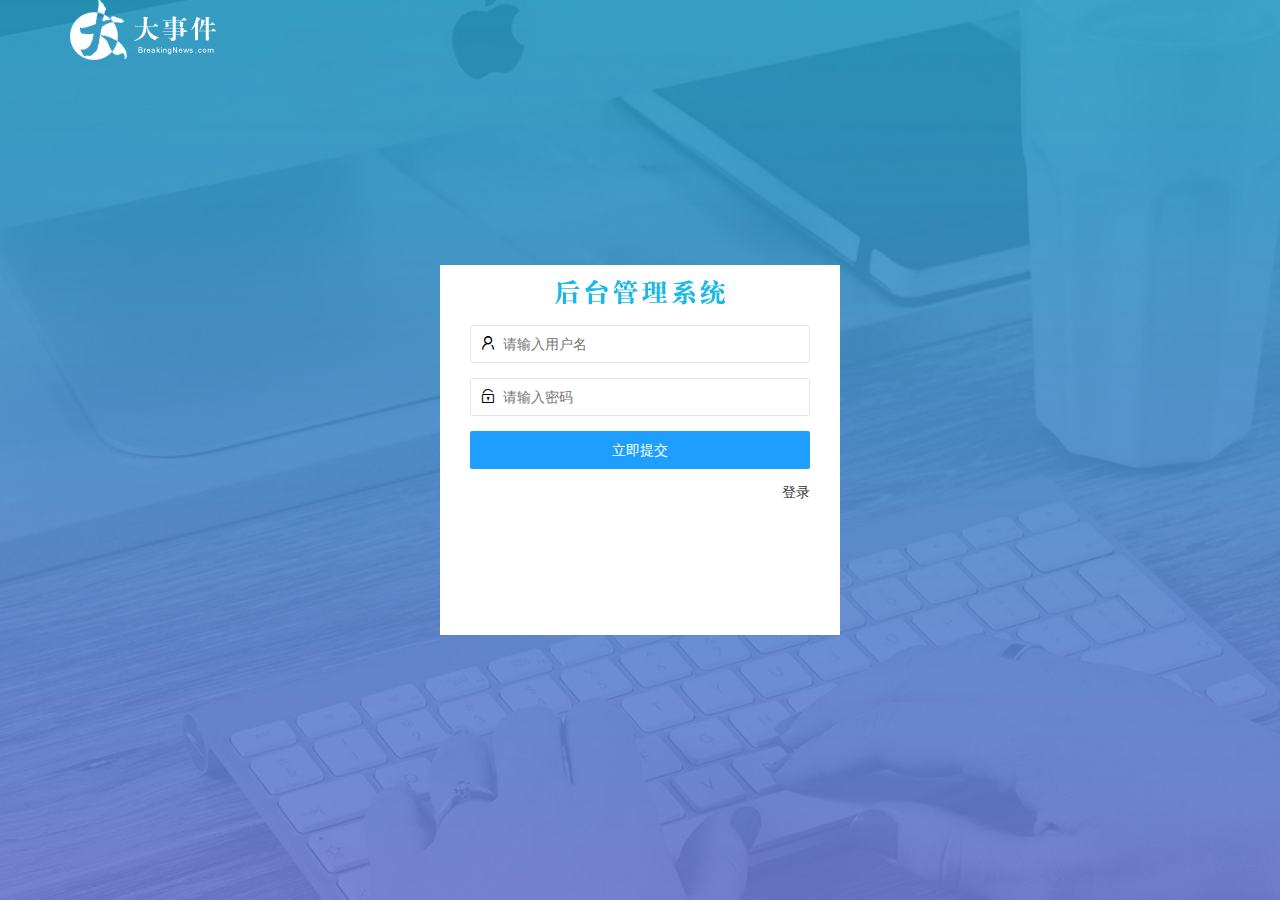
<file: login.html>
<!DOCTYPE html>
<html lang="en">

<head>
    <meta charset="UTF-8">
    <meta name="viewport" content="width=device-width, initial-scale=1.0">
    <title>大事件-登录/注册</title>
    <link rel="stylesheet" href="/assets/lib/layui/css/layui.css">
    <link rel="stylesheet" href="/assets/css/login.css">
</head>

<body>
    <div class="layui-main">
        <div class="container">
            <!-- 登录 -->
            <form class="layui-form" action="" id="login_form">
                <div class="layui-form-item">
                    <i class="layui-icon layui-icon-username"></i>
                    <input type="text" name="username" required lay-verify="required" placeholder="请输入用户名"
                        autocomplete="off" class="layui-input">
                </div>
                <div class="layui-form-item">
                    <i class="layui-icon layui-icon-password"></i>
                    <input type="password" name="password" required lay-verify="required|pwd" placeholder="请输入密码"
                        autocomplete="off" class="layui-input">
                </div>
                <div class="layui-form-item">
                    <button class="layui-btn layui-btn-normal layui-btn-fluid" lay-submit
                        lay-filter="formDemo">立即提交</button>
                </div>
                <div class="layui-form-item">
                    <a href="javascript:;" id="link_login">登录</a>
                </div>
            </form>
            <!-- 注册 -->
            <form class="layui-form" action="" id="reg_form" style="display: none;">
                <div class="layui-form-item">
                    <i class="layui-icon layui-icon-username"></i>
                    <input type="text" name="username" required lay-verify="required" placeholder="请输入用户名"
                        autocomplete="off" class="layui-input">
                </div>
                <div class="layui-form-item">
                    <i class="layui-icon layui-icon-password"></i>
                    <input type="password" name="password" required lay-verify="required|pwd" placeholder="请输入密码"
                        autocomplete="off" class="layui-input">
                </div>
                <div class="layui-form-item">
                    <i class="layui-icon layui-icon-password"></i>
                    <input type="password" name="repassword" required lay-verify="required|repwd" placeholder="请确认密码"
                        autocomplete="off" class="layui-input">
                </div>
                <div class="layui-form-item">
                    <button class="layui-btn layui-btn-normal layui-btn-fluid" lay-submit
                        lay-filter="formDemo">注册</button>
                </div>
                <div class="layui-form-item">
                    <a href="javascript:;" id="link_reg">去册</a>
                </div>
            </form>

        </div>
    </div>
    <script src="/assets/lib/jquery.js"></script>
    <script src="/assets/lib/layui/layui.all.js"></script>
    <script src="/assets/js/baseAPI.js"></script>
    <script src="/assets/js/login.js"></script>
</body>

</html>
</file>
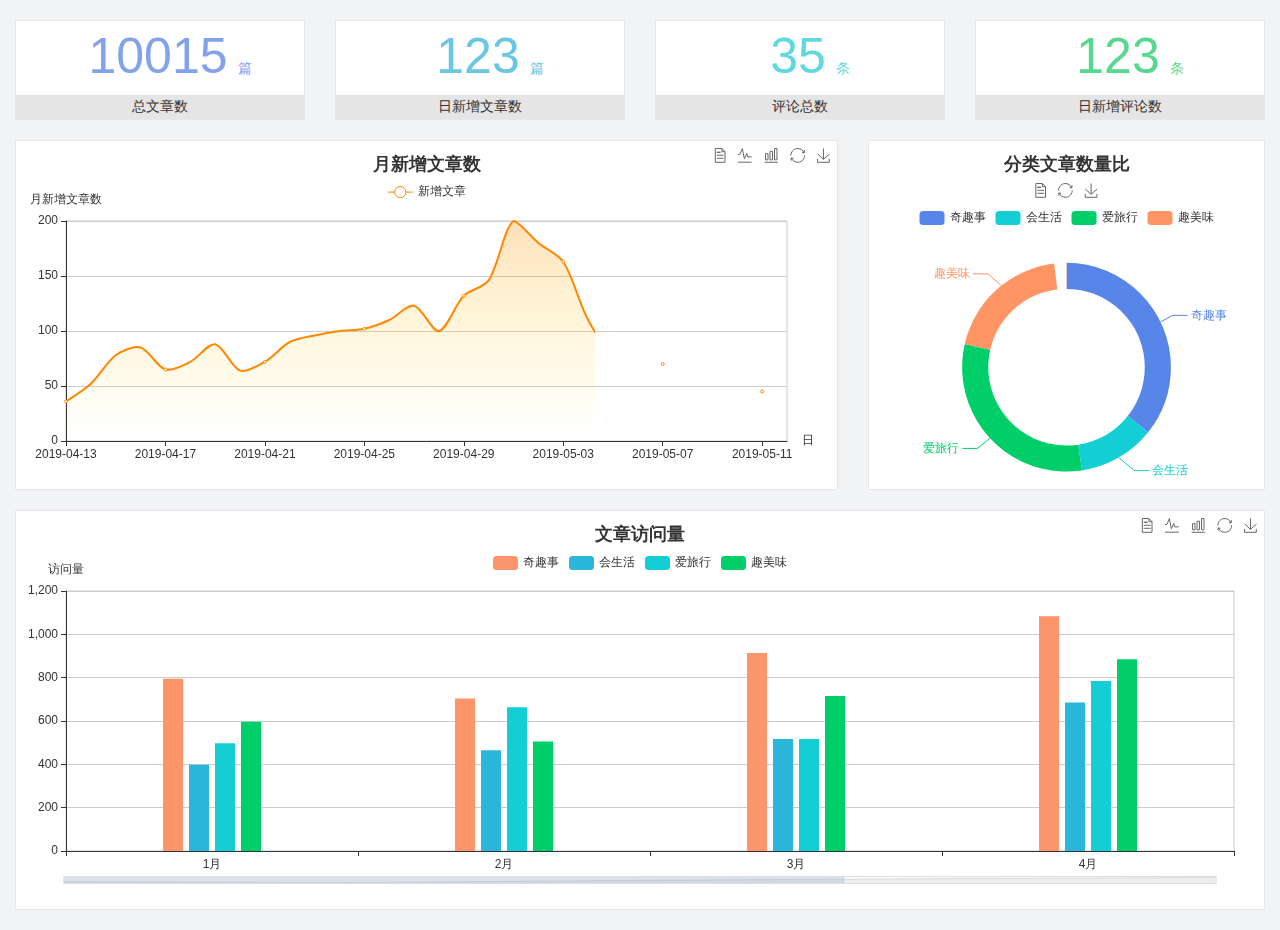
<file: home/dashboard.html>
<!DOCTYPE html>
<html lang="en">

<head>
  <meta charset="UTF-8">
  <meta name="viewport" content="width=device-width, initial-scale=1.0">
  <meta http-equiv="X-UA-Compatible" content="ie=edge">
  <title>图表统计</title>
  <link rel="stylesheet" href="../../assets/lib/bootstrap.css" />
  <link rel="stylesheet" href="../../assets/lib/main.css" />
  <script src="../../assets/lib/jquery.js"></script>
  <script type="text/javascript" src="../../assets/lib/echarts.min.js"></script>
</head>

<body>
  <div class="container-fluid">
    <div class="row spannel_list">
      <div class="col-sm-3 col-xs-6">
        <div class="spannel">
          <em>10015</em><span>篇</span>
          <b>总文章数</b>
        </div>
      </div>
      <div class="col-sm-3 col-xs-6">
        <div class="spannel scolor01">
          <em>123</em><span>篇</span>
          <b>日新增文章数</b>
        </div>
      </div>
      <div class="col-sm-3 col-xs-6">
        <div class="spannel scolor02">
          <em>35</em><span>条</span>
          <b>评论总数</b>
        </div>
      </div>
      <div class="col-sm-3 col-xs-6">
        <div class="spannel scolor03">
          <em>123</em><span>条</span>
          <b>日新增评论数</b>
        </div>
      </div>
    </div>
  </div>

  <div class="container-fluid">
    <div class="row curve-pie">
      <div class="col-lg-8 col-md-8">
        <div class="gragh_pannel" id="curve_show"></div>
      </div>
      <div class="col-lg-4 col-md-4">
        <div class="gragh_pannel" id="pie_show"></div>
      </div>
    </div>
  </div>

  <div class="container-fluid">
    <div class="column_pannel" id="column_show"></div>
  </div>

  <script>
    var oChart = echarts.init(document.getElementById('curve_show'));
    var aList_all = [
      { 'count': 36, 'date': '2019-04-13' },
      { 'count': 52, 'date': '2019-04-14' },
      { 'count': 78, 'date': '2019-04-15' },
      { 'count': 85, 'date': '2019-04-16' },
      { 'count': 65, 'date': '2019-04-17' },
      { 'count': 72, 'date': '2019-04-18' },
      { 'count': 88, 'date': '2019-04-19' },
      { 'count': 64, 'date': '2019-04-20' },
      { 'count': 72, 'date': '2019-04-21' },
      { 'count': 90, 'date': '2019-04-22' },
      { 'count': 96, 'date': '2019-04-23' },
      { 'count': 100, 'date': '2019-04-24' },
      { 'count': 102, 'date': '2019-04-25' },
      { 'count': 110, 'date': '2019-04-26' },
      { 'count': 123, 'date': '2019-04-27' },
      { 'count': 100, 'date': '2019-04-28' },
      { 'count': 132, 'date': '2019-04-29' },
      { 'count': 146, 'date': '2019-04-30' },
      { 'count': 200, 'date': '2019-05-01' },
      { 'count': 180, 'date': '2019-05-02' },
      { 'count': 163, 'date': '2019-05-03' },
      { 'count': 110, 'date': '2019-05-04' },
      { 'count': 80, 'date': '2019-05-05' },
      { 'count': 82, 'date': '2019-05-06' },
      { 'count': 70, 'date': '2019-05-07' },
      { 'count': 65, 'date': '2019-05-08' },
      { 'count': 54, 'date': '2019-05-09' },
      { 'count': 40, 'date': '2019-05-10' },
      { 'count': 45, 'date': '2019-05-11' },
      { 'count': 38, 'date': '2019-05-12' },
    ];

    let aCount = [];
    let aDate = [];

    for (var i = 0; i < aList_all.length; i++) {
      aCount.push(aList_all[i].count);
      aDate.push(aList_all[i].date);
    }

    var chartopt = {
      title: {
        text: '月新增文章数',
        left: 'center',
        top: '10'
      },
      tooltip: {
        trigger: 'axis'
      },
      legend: {
        data: ['新增文章'],
        top: '40'
      },
      toolbox: {
        show: true,
        feature: {
          mark: { show: true },
          dataView: { show: true, readOnly: false },
          magicType: { show: true, type: ['line', 'bar'] },
          restore: { show: true },
          saveAsImage: { show: true }
        }
      },
      calculable: true,
      xAxis: [
        {
          name: '日',
          type: 'category',
          boundaryGap: false,
          data: aDate
        }
      ],
      yAxis: [
        {
          name: '月新增文章数',
          type: 'value'
        }
      ],
      series: [
        {
          name: '新增文章',
          type: 'line',
          smooth: true,
          itemStyle: { normal: { areaStyle: { type: 'default' }, color: '#f80' }, lineStyle: { color: '#f80' } },
          data: aCount
        }],
      areaStyle: {
        normal: {
          color: new echarts.graphic.LinearGradient(0, 0, 0, 1, [{
            offset: 0,
            color: 'rgba(255,136,0,0.39)'
          }, {
            offset: .34,
            color: 'rgba(255,180,0,0.25)'
          }, {
            offset: 1,
            color: 'rgba(255,222,0,0.00)'
          }])

        }
      },
      grid: {
        show: true,
        x: 50,
        x2: 50,
        y: 80,
        height: 220
      }
    };

    oChart.setOption(chartopt);


    var oPie = echarts.init(document.getElementById('pie_show'));
    var oPieopt =
    {
      title: {
        top: 10,
        text: '分类文章数量比',
        x: 'center'
      },
      tooltip: {
        trigger: 'item',
        formatter: "{a} <br/>{b} : {c} ({d}%)"
      },
      color: ['#5885e8', '#13cfd5', '#00ce68', '#ff9565'],
      legend: {
        x: 'center',
        top: 65,
        data: ['奇趣事', '会生活', '爱旅行', '趣美味']
      },
      toolbox: {
        show: true,
        x: 'center',
        top: 35,
        feature: {
          mark: { show: true },
          dataView: { show: true, readOnly: false },
          magicType: {
            show: true,
            type: ['pie', 'funnel'],
            option: {
              funnel: {
                x: '25%',
                width: '50%',
                funnelAlign: 'left',
                max: 1548
              }
            }
          },
          restore: { show: true },
          saveAsImage: { show: true }
        }
      },
      calculable: true,
      series: [
        {
          name: '访问来源',
          type: 'pie',
          radius: ['45%', '60%'],
          center: ['50%', '65%'],
          data: [
            { value: 300, name: '奇趣事' },
            { value: 100, name: '会生活' },
            { value: 260, name: '爱旅行' },
            { value: 180, name: '趣美味' }
          ]
        }
      ]
    };
    oPie.setOption(oPieopt);



    var oColumn = this.echarts.init(document.getElementById('column_show'));
    var oColumnopt =
    {
      title: {
        text: '文章访问量',
        left: 'center',
        top: '10'
      },
      tooltip: {
        trigger: 'axis'
      },
      legend: {
        data: ['奇趣事', '会生活', '爱旅行', '趣美味'],
        top: '40'
      },
      toolbox: {
        show: true,
        feature: {
          mark: { show: true },
          dataView: { show: true, readOnly: false },
          magicType: { show: true, type: ['line', 'bar'] },
          restore: { show: true },
          saveAsImage: { show: true }
        }
      },
      calculable: true,
      xAxis: [
        {
          type: 'category',
          data: ['1月', '2月', '3月', '4月', '5月']
        }
      ],
      yAxis: [
        {
          name: '访问量',
          type: 'value'
        }
      ],
      series: [
        {
          name: '奇趣事',
          type: 'bar',
          barWidth: 20,
          itemStyle: {
            normal: { areaStyle: { type: 'default' }, color: '#fd956a' }
          },
          data: [800, 708, 920, 1090, 1200]
        },
        {
          name: '会生活',
          type: 'bar',
          barWidth: 20,
          itemStyle: {
            normal: { areaStyle: { type: 'default' }, color: '#2bb6db' }
          },
          data: [400, 468, 520, 690, 800]
        },
        {
          name: '爱旅行',
          type: 'bar',
          barWidth: 20,
          itemStyle: {
            normal: { areaStyle: { type: 'default' }, color: '#13cfd5' }
          },
          data: [500, 668, 520, 790, 900]
        },
        {
          name: '趣美味',
          type: 'bar',
          barWidth: 20,
          itemStyle: {
            normal: { areaStyle: { type: 'default' }, color: '#00ce68' }
          },
          data: [600, 508, 720, 890, 1000]
        }
      ],
      grid: {
        show: true,
        x: 50,
        x2: 30,
        y: 80,
        height: 260
      },
      dataZoom: [//给x轴设置滚动条
        {
          start: 0,//默认为0
          end: 100 - 1000 / 31,//默认为100
          type: 'slider',
          show: true,
          xAxisIndex: [0],
          handleSize: 0,//滑动条的 左右2个滑动条的大小
          height: 8,//组件高度
          left: 45, //左边的距离
          right: 50,//右边的距离
          bottom: 26,//右边的距离
          handleColor: '#ddd',//h滑动图标的颜色
          handleStyle: {
            borderColor: "#cacaca",
            borderWidth: "1",
            shadowBlur: 2,
            background: "#ddd",
            shadowColor: "#ddd",
          }
        }]
    };
    oColumn.setOption(oColumnopt);
  </script>
</body>

</html>
</file>
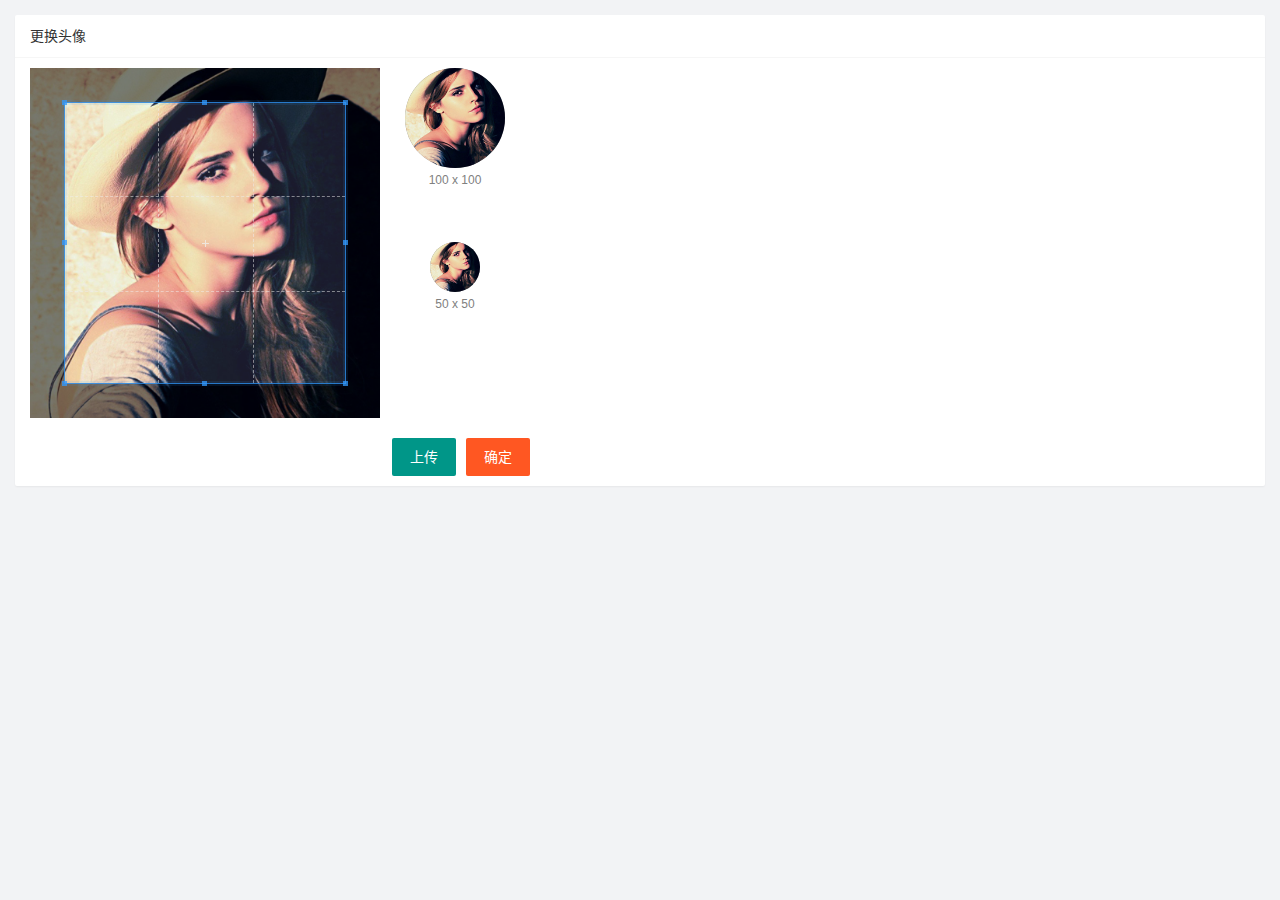
<file: user/user_avatar.html>
<!DOCTYPE html>
<html lang="zh-CN">

<head>
    <meta charset="UTF-8">
    <meta name="viewport" content="width=device-width, initial-scale=1.0">
    <title>Document</title>
    <link rel="stylesheet" href="/assets/lib/layui/css/layui.css">
    <link rel="stylesheet" href="/assets/lib/cropper/cropper.css">
    <link rel="stylesheet" href="/assets/css/user/user_avatar.css">

</head>

<body>
    <!-- 卡片区域 -->
    <div class="layui-card">
        <div class="layui-card-header">更换头像</div>
        <div class="layui-card-body">
            <!-- 第一行的图片裁剪和预览区域 -->
            <div class="row1">
                <!-- 图片裁剪区域 -->
                <div class="cropper-box">
                    <!-- 这个 img 标签很重要，将来会把它初始化为裁剪区域 -->
                    <img id="image" src="/assets/images/sample.jpg" />
                </div>
                <!-- 图片的预览区域 -->
                <div class="preview-box">
                    <div>
                        <!-- 宽高为 100px 的预览区域 -->
                        <div class="img-preview w100"></div>
                        <p class="size">100 x 100</p>
                    </div>
                    <div>
                        <!-- 宽高为 50px 的预览区域 -->
                        <div class="img-preview w50"></div>
                        <p class="size">50 x 50</p>
                    </div>
                </div>
            </div>

            <!-- 第二行的按钮区域 -->
            <div class="row2">
                <button type="button" class="layui-btn" id="btnChooseImage">上传</button>
                <button type="button" class="layui-btn layui-btn-danger" id="btnUpload">确定</button>
            </div>
            <!-- 通过accept属性这一指定,应许用户选择什么类型的文件 -->
            <input type="file" id="file" accept="image/png,image/jpeg,image/gif" style="display: none;" />
        </div>
    </div>

    <script src="/assets/lib/jquery.js"></script>
    <script src="/assets/lib/cropper/Cropper.js"></script>
    <script src="/assets/lib/cropper/jquery-cropper.js"></script>
    <script src="/assets/js/baseAPI.js"></script>
    <script src="/assets/lib/layui/layui.all.js"></script>
    <script src="/assets/js/user_avatar.js"></script>
</body>

</html>
</file>
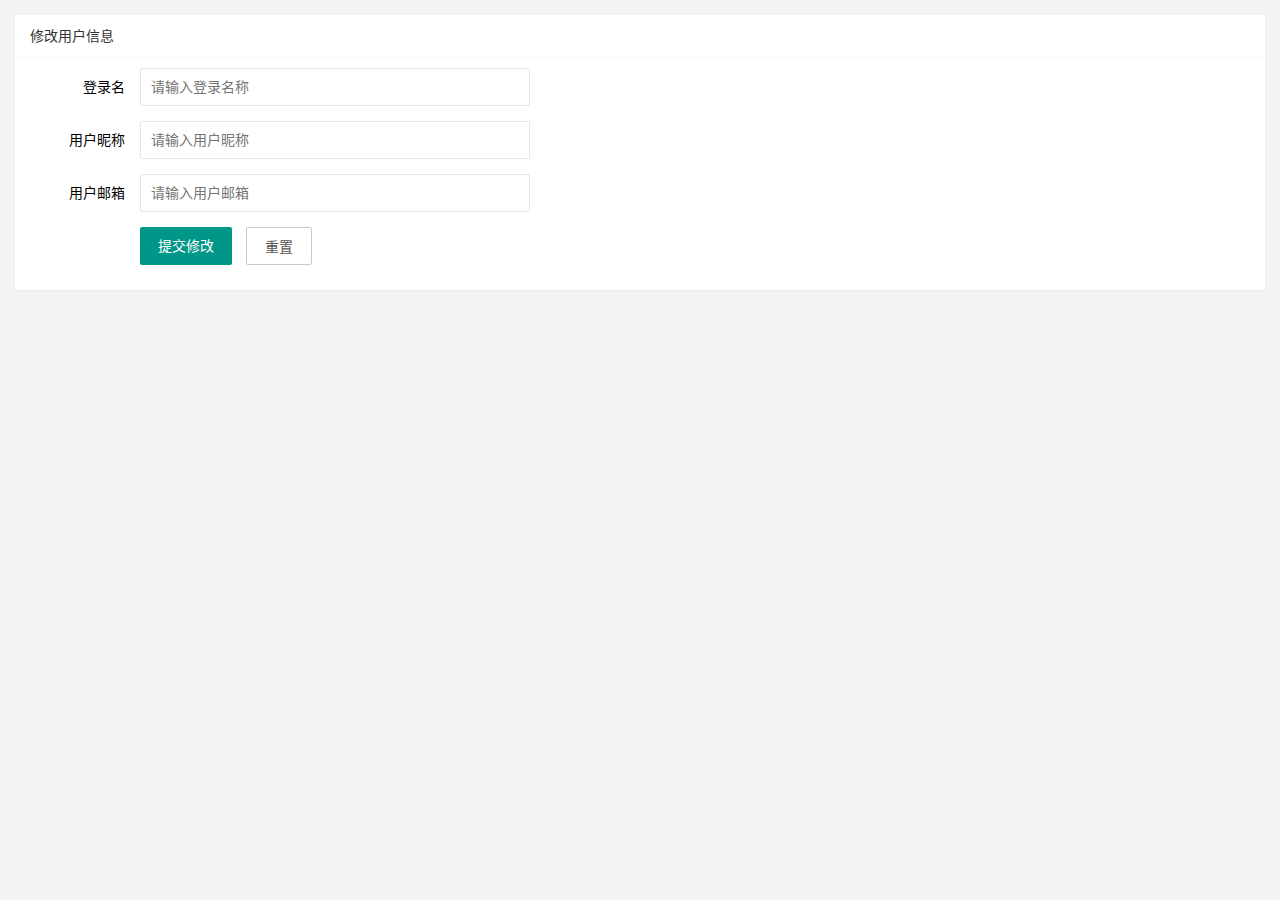
<file: user/user_info.html>
<!DOCTYPE html>
<html lang="zh-CN">

<head>
    <meta charset="UTF-8">
    <meta name="viewport" content="width=device-width, initial-scale=1.0">
    <title>Document</title>
    <link rel="stylesheet" href="/assets/lib/layui/css/layui.css">
    <link rel="stylesheet" href="/assets/css/user/user_info.css">

</head>

<body>
    <!-- 卡片区域 -->
    <div class="layui-card">
        <div class="layui-card-header">修改用户信息</div>
        <div class="layui-card-body">
            <!-- form 表单区域 -->
            <form class="layui-form" lay-filter="formUserInfo" id="myform">
                <input type="hidden" name="id" value="">
                <div class="layui-form-item">
                    <label class="layui-form-label">登录名</label>
                    <div class="layui-input-block">
                        <input type="text" name="username" required lay-verify="required" placeholder="请输入登录名称"
                            autocomplete="off" class="layui-input" readonly>
                    </div>
                </div>
                <div class="layui-form-item">
                    <label class="layui-form-label">用户昵称</label>
                    <div class="layui-input-block">
                        <input type="text" name="nickname" required lay-verify="required|nickname" placeholder="请输入用户昵称"
                            autocomplete="off" class="layui-input">
                    </div>
                </div>
                <div class="layui-form-item">
                    <label class="layui-form-label">用户邮箱</label>
                    <div class="layui-input-block">
                        <input type="text" name="email" required lay-verify="required|email" placeholder="请输入用户邮箱"
                            autocomplete="off" class="layui-input">
                    </div>
                </div>
                <div class="layui-form-item">
                    <div class="layui-input-block">
                        <button class="layui-btn" lay-submit lay-filter="formDemo">提交修改</button>
                        <button type="reset" class="layui-btn layui-btn-primary" id="btnReset">重置</button>
                    </div>
                </div>
            </form>
        </div>
    </div>
    <script src="/assets/lib/layui/layui.all.js"></script>
    <script src="/assets/lib/jquery.js"></script>
    <script src="/assets/js/baseAPI.js"></script>

    <script src="/assets/js/user_info.js"></script>

</body>

</html>
</file>
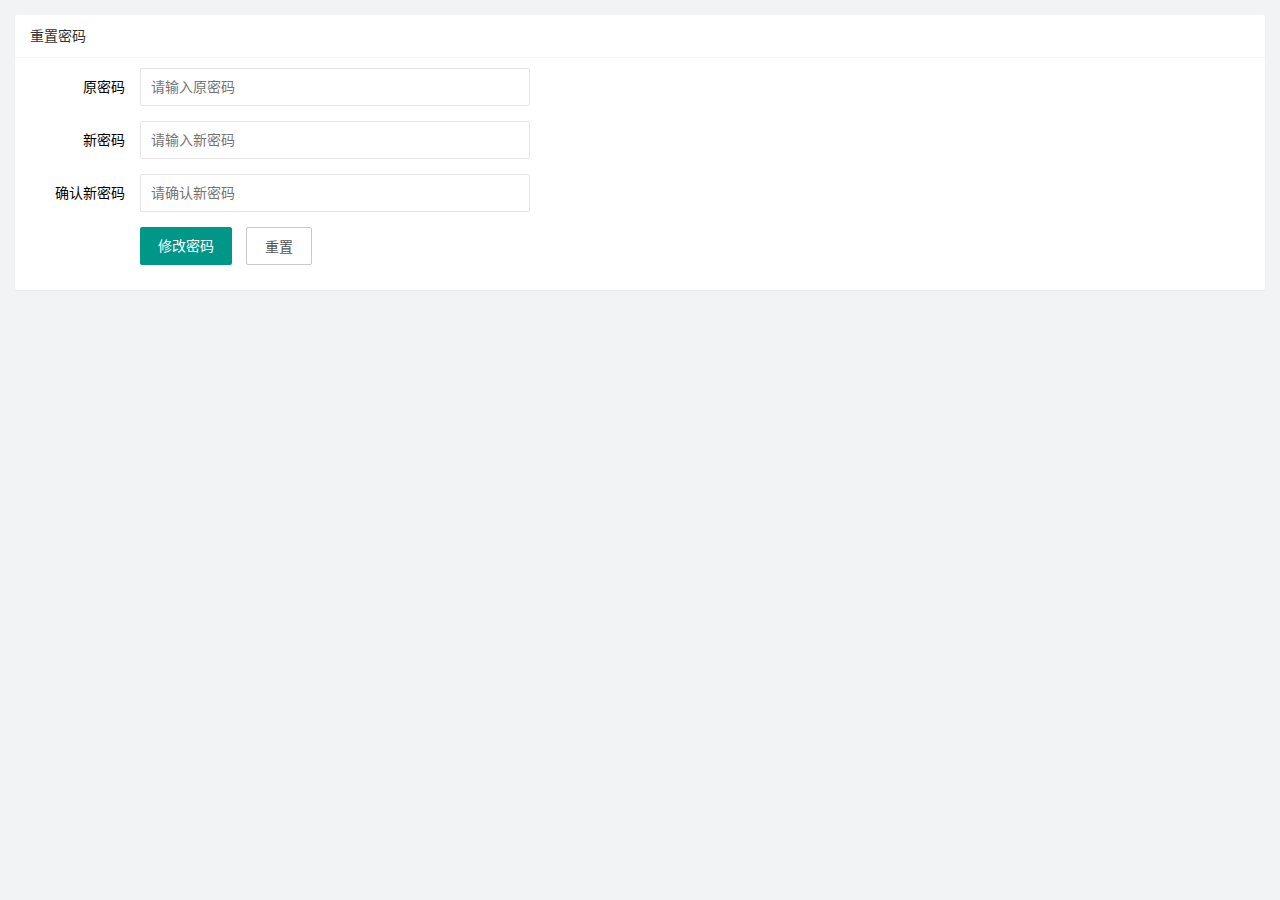
<file: user/user_pwd.html>
<!DOCTYPE html>
<html lang="zh-CN">

<head>
    <meta charset="UTF-8">
    <meta name="viewport" content="width=device-width, initial-scale=1.0">
    <title>Document</title>
    <link rel="stylesheet" href="/assets/lib/layui/css/layui.css">
    <link rel="stylesheet" href="/assets/css/user/user_pwd.css">
</head>

<body>
    <!-- 卡片区域 -->
    <div class="layui-card">
        <div class="layui-card-header">重置密码</div>
        <div class="layui-card-body">
            <!-- form 表单区域 -->
            <form class="layui-form" id="myform">
                <div class="layui-form-item">
                    <label class="layui-form-label">原密码</label>
                    <div class="layui-input-block">
                        <input type="text" name="oldPwd" required lay-verify="required|pwd" autocomplete="off"
                            class="layui-input" placeholder="请输入原密码">
                    </div>
                </div>
                <div class="layui-form-item">
                    <label class="layui-form-label">新密码</label>
                    <div class="layui-input-block">
                        <input type="text" name="newPwd" required lay-verify="required|pwd" autocomplete="off"
                            class="layui-input" placeholder="请输入新密码">
                    </div>
                </div>
                <div class="layui-form-item">
                    <label class="layui-form-label">确认新密码</label>
                    <div class="layui-input-block">
                        <input type="text" name="rePwd" required lay-verify="required|repwd" autocomplete="off"
                            class="layui-input" placeholder="请确认新密码">
                    </div>
                </div>
                <div class="layui-form-item">
                    <div class="layui-input-block">
                        <button class="layui-btn" lay-submit lay-filter="formDemo">修改密码</button>
                        <button type="reset" class="layui-btn layui-btn-primary">重置</button>
                    </div>
                </div>
            </form>
        </div>
    </div>
    <script src="/assets/lib/jquery.js"></script>
    <script src="/assets/js/baseAPI.js"></script>
    <script src="/assets/lib/layui/layui.all.js"></script>
    <script src="/assets/js/user_pwd.js"></script>
</body>

</html>
</file>
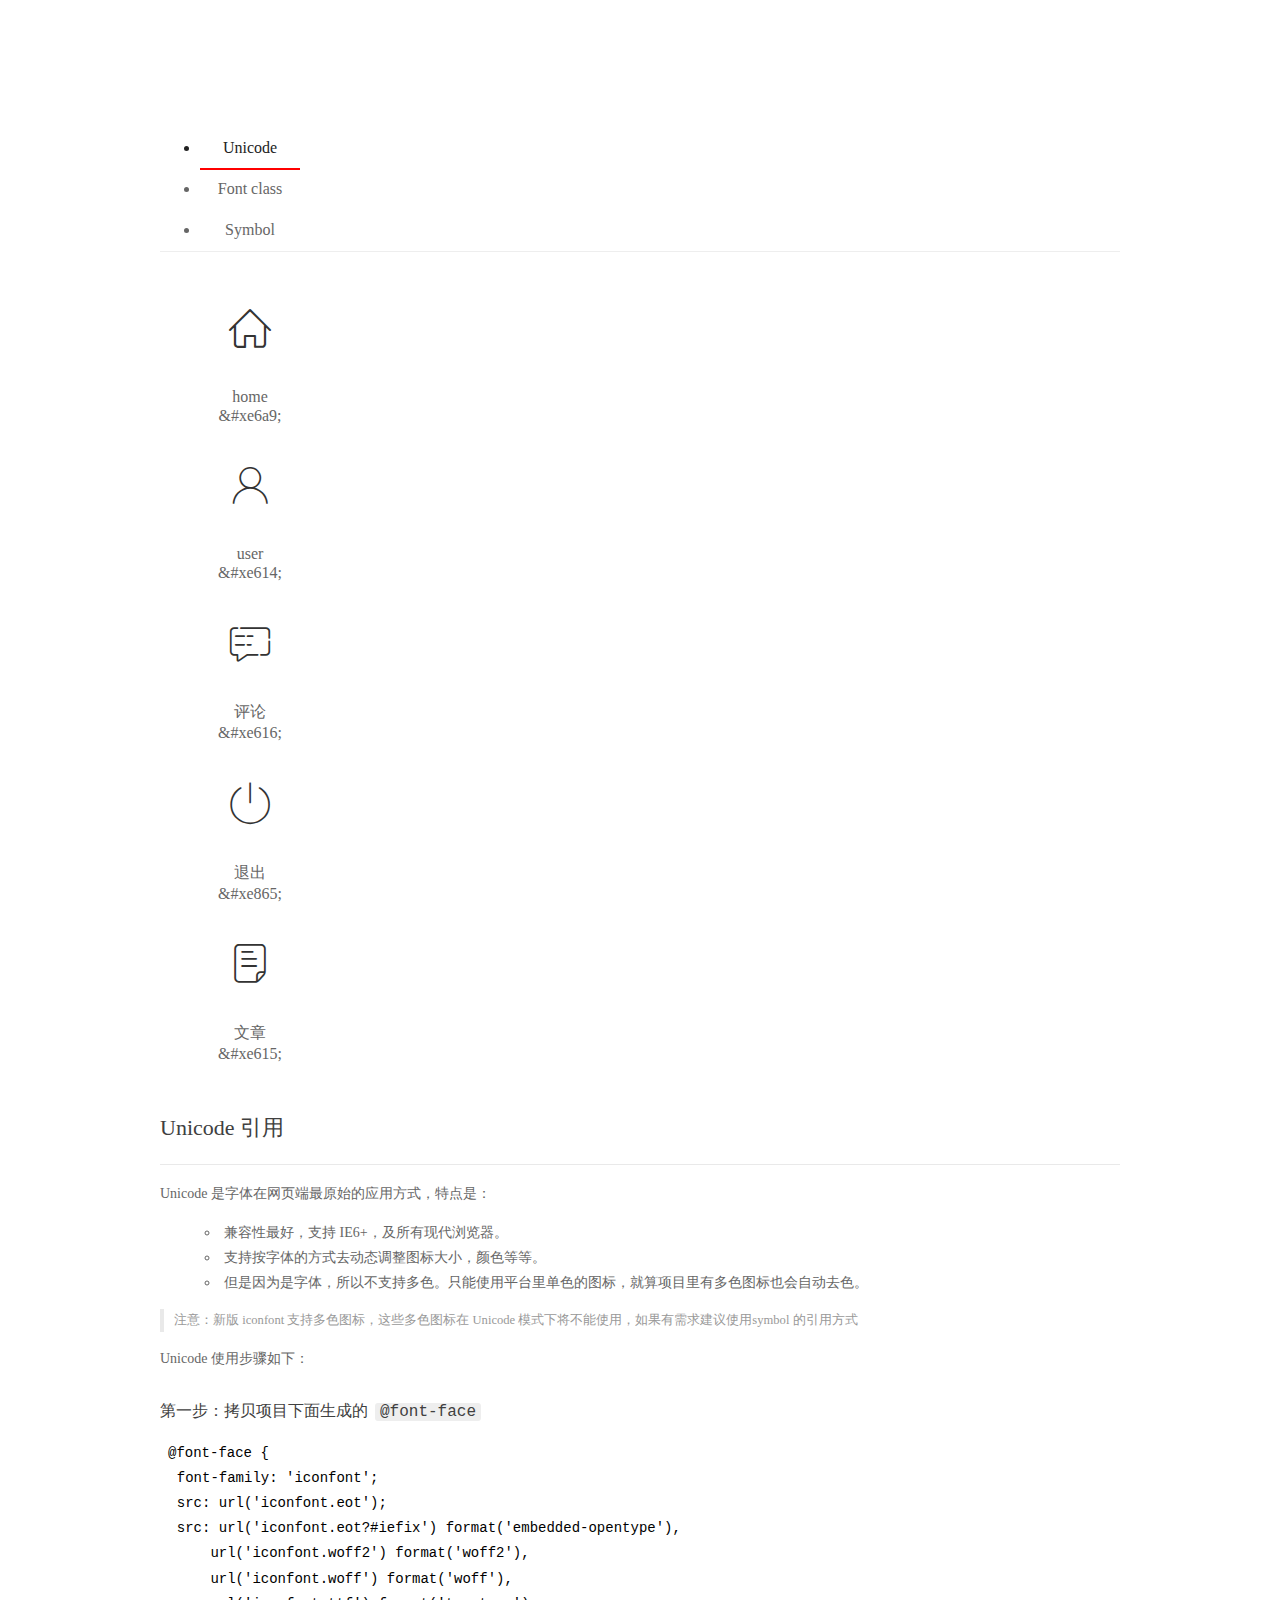
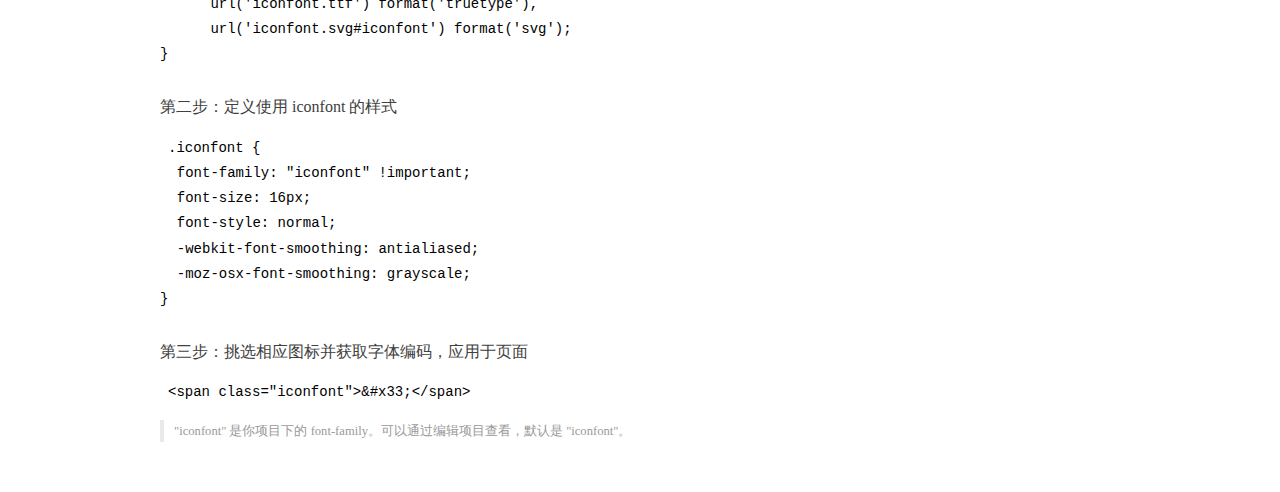
<file: assets/fonts/demo_index.html>
<!DOCTYPE html>
<html>
<head>
  <meta charset="utf-8"/>
  <title>IconFont Demo</title>
  <link rel="shortcut icon" href="https://gtms04.alicdn.com/tps/i4/TB1_oz6GVXXXXaFXpXXJDFnIXXX-64-64.ico" type="image/x-icon"/>
  <link rel="stylesheet" href="https://g.alicdn.com/thx/cube/1.3.2/cube.min.css">
  <link rel="stylesheet" href="demo.css">
  <link rel="stylesheet" href="iconfont.css">
  <script src="iconfont.js"></script>
  <!-- jQuery -->
  <script src="https://a1.alicdn.com/oss/uploads/2018/12/26/7bfddb60-08e8-11e9-9b04-53e73bb6408b.js"></script>
  <!-- 代码高亮 -->
  <script src="https://a1.alicdn.com/oss/uploads/2018/12/26/a3f714d0-08e6-11e9-8a15-ebf944d7534c.js"></script>
</head>
<body>
  <div class="main">
    <h1 class="logo"><a href="https://www.iconfont.cn/" title="iconfont 首页" target="_blank">&#xe86b;</a></h1>
    <div class="nav-tabs">
      <ul id="tabs" class="dib-box">
        <li class="dib active"><span>Unicode</span></li>
        <li class="dib"><span>Font class</span></li>
        <li class="dib"><span>Symbol</span></li>
      </ul>
      
    </div>
    <div class="tab-container">
      <div class="content unicode" style="display: block;">
          <ul class="icon_lists dib-box">
          
            <li class="dib">
              <span class="icon iconfont">&#xe6a9;</span>
                <div class="name">home</div>
                <div class="code-name">&amp;#xe6a9;</div>
              </li>
          
            <li class="dib">
              <span class="icon iconfont">&#xe614;</span>
                <div class="name">user</div>
                <div class="code-name">&amp;#xe614;</div>
              </li>
          
            <li class="dib">
              <span class="icon iconfont">&#xe616;</span>
                <div class="name">评论</div>
                <div class="code-name">&amp;#xe616;</div>
              </li>
          
            <li class="dib">
              <span class="icon iconfont">&#xe865;</span>
                <div class="name">退出</div>
                <div class="code-name">&amp;#xe865;</div>
              </li>
          
            <li class="dib">
              <span class="icon iconfont">&#xe615;</span>
                <div class="name">文章</div>
                <div class="code-name">&amp;#xe615;</div>
              </li>
          
          </ul>
          <div class="article markdown">
          <h2 id="unicode-">Unicode 引用</h2>
          <hr>

          <p>Unicode 是字体在网页端最原始的应用方式，特点是：</p>
          <ul>
            <li>兼容性最好，支持 IE6+，及所有现代浏览器。</li>
            <li>支持按字体的方式去动态调整图标大小，颜色等等。</li>
            <li>但是因为是字体，所以不支持多色。只能使用平台里单色的图标，就算项目里有多色图标也会自动去色。</li>
          </ul>
          <blockquote>
            <p>注意：新版 iconfont 支持多色图标，这些多色图标在 Unicode 模式下将不能使用，如果有需求建议使用symbol 的引用方式</p>
          </blockquote>
          <p>Unicode 使用步骤如下：</p>
          <h3 id="-font-face">第一步：拷贝项目下面生成的 <code>@font-face</code></h3>
<pre><code class="language-css"
>@font-face {
  font-family: 'iconfont';
  src: url('iconfont.eot');
  src: url('iconfont.eot?#iefix') format('embedded-opentype'),
      url('iconfont.woff2') format('woff2'),
      url('iconfont.woff') format('woff'),
      url('iconfont.ttf') format('truetype'),
      url('iconfont.svg#iconfont') format('svg');
}
</code></pre>
          <h3 id="-iconfont-">第二步：定义使用 iconfont 的样式</h3>
<pre><code class="language-css"
>.iconfont {
  font-family: "iconfont" !important;
  font-size: 16px;
  font-style: normal;
  -webkit-font-smoothing: antialiased;
  -moz-osx-font-smoothing: grayscale;
}
</code></pre>
          <h3 id="-">第三步：挑选相应图标并获取字体编码，应用于页面</h3>
<pre>
<code class="language-html"
>&lt;span class="iconfont"&gt;&amp;#x33;&lt;/span&gt;
</code></pre>
          <blockquote>
            <p>"iconfont" 是你项目下的 font-family。可以通过编辑项目查看，默认是 "iconfont"。</p>
          </blockquote>
          </div>
      </div>
      <div class="content font-class">
        <ul class="icon_lists dib-box">
          
          <li class="dib">
            <span class="icon iconfont icon-home"></span>
            <div class="name">
              home
            </div>
            <div class="code-name">.icon-home
            </div>
          </li>
          
          <li class="dib">
            <span class="icon iconfont icon-user"></span>
            <div class="name">
              user
            </div>
            <div class="code-name">.icon-user
            </div>
          </li>
          
          <li class="dib">
            <span class="icon iconfont icon-pinglun"></span>
            <div class="name">
              评论
            </div>
            <div class="code-name">.icon-pinglun
            </div>
          </li>
          
          <li class="dib">
            <span class="icon iconfont icon-tuichu"></span>
            <div class="name">
              退出
            </div>
            <div class="code-name">.icon-tuichu
            </div>
          </li>
          
          <li class="dib">
            <span class="icon iconfont icon-16"></span>
            <div class="name">
              文章
            </div>
            <div class="code-name">.icon-16
            </div>
          </li>
          
        </ul>
        <div class="article markdown">
        <h2 id="font-class-">font-class 引用</h2>
        <hr>

        <p>font-class 是 Unicode 使用方式的一种变种，主要是解决 Unicode 书写不直观，语意不明确的问题。</p>
        <p>与 Unicode 使用方式相比，具有如下特点：</p>
        <ul>
          <li>兼容性良好，支持 IE8+，及所有现代浏览器。</li>
          <li>相比于 Unicode 语意明确，书写更直观。可以很容易分辨这个 icon 是什么。</li>
          <li>因为使用 class 来定义图标，所以当要替换图标时，只需要修改 class 里面的 Unicode 引用。</li>
          <li>不过因为本质上还是使用的字体，所以多色图标还是不支持的。</li>
        </ul>
        <p>使用步骤如下：</p>
        <h3 id="-fontclass-">第一步：引入项目下面生成的 fontclass 代码：</h3>
<pre><code class="language-html">&lt;link rel="stylesheet" href="./iconfont.css"&gt;
</code></pre>
        <h3 id="-">第二步：挑选相应图标并获取类名，应用于页面：</h3>
<pre><code class="language-html">&lt;span class="iconfont icon-xxx"&gt;&lt;/span&gt;
</code></pre>
        <blockquote>
          <p>"
            iconfont" 是你项目下的 font-family。可以通过编辑项目查看，默认是 "iconfont"。</p>
        </blockquote>
      </div>
      </div>
      <div class="content symbol">
          <ul class="icon_lists dib-box">
          
            <li class="dib">
                <svg class="icon svg-icon" aria-hidden="true">
                  <use xlink:href="#icon-home"></use>
                </svg>
                <div class="name">home</div>
                <div class="code-name">#icon-home</div>
            </li>
          
            <li class="dib">
                <svg class="icon svg-icon" aria-hidden="true">
                  <use xlink:href="#icon-user"></use>
                </svg>
                <div class="name">user</div>
                <div class="code-name">#icon-user</div>
            </li>
          
            <li class="dib">
                <svg class="icon svg-icon" aria-hidden="true">
                  <use xlink:href="#icon-pinglun"></use>
                </svg>
                <div class="name">评论</div>
                <div class="code-name">#icon-pinglun</div>
            </li>
          
            <li class="dib">
                <svg class="icon svg-icon" aria-hidden="true">
                  <use xlink:href="#icon-tuichu"></use>
                </svg>
                <div class="name">退出</div>
                <div class="code-name">#icon-tuichu</div>
            </li>
          
            <li class="dib">
                <svg class="icon svg-icon" aria-hidden="true">
                  <use xlink:href="#icon-16"></use>
                </svg>
                <div class="name">文章</div>
                <div class="code-name">#icon-16</div>
            </li>
          
          </ul>
          <div class="article markdown">
          <h2 id="symbol-">Symbol 引用</h2>
          <hr>

          <p>这是一种全新的使用方式，应该说这才是未来的主流，也是平台目前推荐的用法。相关介绍可以参考这篇<a href="">文章</a>
            这种用法其实是做了一个 SVG 的集合，与另外两种相比具有如下特点：</p>
          <ul>
            <li>支持多色图标了，不再受单色限制。</li>
            <li>通过一些技巧，支持像字体那样，通过 <code>font-size</code>, <code>color</code> 来调整样式。</li>
            <li>兼容性较差，支持 IE9+，及现代浏览器。</li>
            <li>浏览器渲染 SVG 的性能一般，还不如 png。</li>
          </ul>
          <p>使用步骤如下：</p>
          <h3 id="-symbol-">第一步：引入项目下面生成的 symbol 代码：</h3>
<pre><code class="language-html">&lt;script src="./iconfont.js"&gt;&lt;/script&gt;
</code></pre>
          <h3 id="-css-">第二步：加入通用 CSS 代码（引入一次就行）：</h3>
<pre><code class="language-html">&lt;style&gt;
.icon {
  width: 1em;
  height: 1em;
  vertical-align: -0.15em;
  fill: currentColor;
  overflow: hidden;
}
&lt;/style&gt;
</code></pre>
          <h3 id="-">第三步：挑选相应图标并获取类名，应用于页面：</h3>
<pre><code class="language-html">&lt;svg class="icon" aria-hidden="true"&gt;
  &lt;use xlink:href="#icon-xxx"&gt;&lt;/use&gt;
&lt;/svg&gt;
</code></pre>
          </div>
      </div>

    </div>
  </div>
  <script>
  $(document).ready(function () {
      $('.tab-container .content:first').show()

      $('#tabs li').click(function (e) {
        var tabContent = $('.tab-container .content')
        var index = $(this).index()

        if ($(this).hasClass('active')) {
          return
        } else {
          $('#tabs li').removeClass('active')
          $(this).addClass('active')

          tabContent.hide().eq(index).fadeIn()
        }
      })
    })
  </script>
</body>
</html>
</file>
<file: assets/lib/layui/css/layui.css>
/** layui-v2.5.5 MIT License By https://www.layui.com */
 .layui-inline,img{display:inline-block;vertical-align:middle}h1,h2,h3,h4,h5,h6{font-weight:400}.layui-edge,.layui-header,.layui-inline,.layui-main{position:relative}.layui-body,.layui-edge,.layui-elip{overflow:hidden}.layui-btn,.layui-edge,.layui-inline,img{vertical-align:middle}.layui-btn,.layui-disabled,.layui-icon,.layui-unselect{-moz-user-select:none;-webkit-user-select:none;-ms-user-select:none}.layui-elip,.layui-form-checkbox span,.layui-form-pane .layui-form-label{text-overflow:ellipsis;white-space:nowrap}.layui-breadcrumb,.layui-tree-btnGroup{visibility:hidden}blockquote,body,button,dd,div,dl,dt,form,h1,h2,h3,h4,h5,h6,input,li,ol,p,pre,td,textarea,th,ul{margin:0;padding:0;-webkit-tap-highlight-color:rgba(0,0,0,0)}a:active,a:hover{outline:0}img{border:none}li{list-style:none}table{border-collapse:collapse;border-spacing:0}h4,h5,h6{font-size:100%}button,input,optgroup,option,select,textarea{font-family:inherit;font-size:inherit;font-style:inherit;font-weight:inherit;outline:0}pre{white-space:pre-wrap;white-space:-moz-pre-wrap;white-space:-pre-wrap;white-space:-o-pre-wrap;word-wrap:break-word}body{line-height:24px;font:14px Helvetica Neue,Helvetica,PingFang SC,Tahoma,Arial,sans-serif}hr{height:1px;margin:10px 0;border:0;clear:both}a{color:#333;text-decoration:none}a:hover{color:#777}a cite{font-style:normal;*cursor:pointer}.layui-border-box,.layui-border-box *{box-sizing:border-box}.layui-box,.layui-box *{box-sizing:content-box}.layui-clear{clear:both;*zoom:1}.layui-clear:after{content:'\20';clear:both;*zoom:1;display:block;height:0}.layui-inline{*display:inline;*zoom:1}.layui-edge{display:inline-block;width:0;height:0;border-width:6px;border-style:dashed;border-color:transparent}.layui-edge-top{top:-4px;border-bottom-color:#999;border-bottom-style:solid}.layui-edge-right{border-left-color:#999;border-left-style:solid}.layui-edge-bottom{top:2px;border-top-color:#999;border-top-style:solid}.layui-edge-left{border-right-color:#999;border-right-style:solid}.layui-disabled,.layui-disabled:hover{color:#d2d2d2!important;cursor:not-allowed!important}.layui-circle{border-radius:100%}.layui-show{display:block!important}.layui-hide{display:none!important}@font-face{font-family:layui-icon;src:url(../font/iconfont.eot?v=250);src:url(../font/iconfont.eot?v=250#iefix) format('embedded-opentype'),url(../font/iconfont.woff2?v=250) format('woff2'),url(../font/iconfont.woff?v=250) format('woff'),url(../font/iconfont.ttf?v=250) format('truetype'),url(../font/iconfont.svg?v=250#layui-icon) format('svg')}.layui-icon{font-family:layui-icon!important;font-size:16px;font-style:normal;-webkit-font-smoothing:antialiased;-moz-osx-font-smoothing:grayscale}.layui-icon-reply-fill:before{content:"\e611"}.layui-icon-set-fill:before{content:"\e614"}.layui-icon-menu-fill:before{content:"\e60f"}.layui-icon-search:before{content:"\e615"}.layui-icon-share:before{content:"\e641"}.layui-icon-set-sm:before{content:"\e620"}.layui-icon-engine:before{content:"\e628"}.layui-icon-close:before{content:"\1006"}.layui-icon-close-fill:before{content:"\1007"}.layui-icon-chart-screen:before{content:"\e629"}.layui-icon-star:before{content:"\e600"}.layui-icon-circle-dot:before{content:"\e617"}.layui-icon-chat:before{content:"\e606"}.layui-icon-release:before{content:"\e609"}.layui-icon-list:before{content:"\e60a"}.layui-icon-chart:before{content:"\e62c"}.layui-icon-ok-circle:before{content:"\1005"}.layui-icon-layim-theme:before{content:"\e61b"}.layui-icon-table:before{content:"\e62d"}.layui-icon-right:before{content:"\e602"}.layui-icon-left:before{content:"\e603"}.layui-icon-cart-simple:before{content:"\e698"}.layui-icon-face-cry:before{content:"\e69c"}.layui-icon-face-smile:before{content:"\e6af"}.layui-icon-survey:before{content:"\e6b2"}.layui-icon-tree:before{content:"\e62e"}.layui-icon-upload-circle:before{content:"\e62f"}.layui-icon-add-circle:before{content:"\e61f"}.layui-icon-download-circle:before{content:"\e601"}.layui-icon-templeate-1:before{content:"\e630"}.layui-icon-util:before{content:"\e631"}.layui-icon-face-surprised:before{content:"\e664"}.layui-icon-edit:before{content:"\e642"}.layui-icon-speaker:before{content:"\e645"}.layui-icon-down:before{content:"\e61a"}.layui-icon-file:before{content:"\e621"}.layui-icon-layouts:before{content:"\e632"}.layui-icon-rate-half:before{content:"\e6c9"}.layui-icon-add-circle-fine:before{content:"\e608"}.layui-icon-prev-circle:before{content:"\e633"}.layui-icon-read:before{content:"\e705"}.layui-icon-404:before{content:"\e61c"}.layui-icon-carousel:before{content:"\e634"}.layui-icon-help:before{content:"\e607"}.layui-icon-code-circle:before{content:"\e635"}.layui-icon-water:before{content:"\e636"}.layui-icon-username:before{content:"\e66f"}.layui-icon-find-fill:before{content:"\e670"}.layui-icon-about:before{content:"\e60b"}.layui-icon-location:before{content:"\e715"}.layui-icon-up:before{content:"\e619"}.layui-icon-pause:before{content:"\e651"}.layui-icon-date:before{content:"\e637"}.layui-icon-layim-uploadfile:before{content:"\e61d"}.layui-icon-delete:before{content:"\e640"}.layui-icon-play:before{content:"\e652"}.layui-icon-top:before{content:"\e604"}.layui-icon-friends:before{content:"\e612"}.layui-icon-refresh-3:before{content:"\e9aa"}.layui-icon-ok:before{content:"\e605"}.layui-icon-layer:before{content:"\e638"}.layui-icon-face-smile-fine:before{content:"\e60c"}.layui-icon-dollar:before{content:"\e659"}.layui-icon-group:before{content:"\e613"}.layui-icon-layim-download:before{content:"\e61e"}.layui-icon-picture-fine:before{content:"\e60d"}.layui-icon-link:before{content:"\e64c"}.layui-icon-diamond:before{content:"\e735"}.layui-icon-log:before{content:"\e60e"}.layui-icon-rate-solid:before{content:"\e67a"}.layui-icon-fonts-del:before{content:"\e64f"}.layui-icon-unlink:before{content:"\e64d"}.layui-icon-fonts-clear:before{content:"\e639"}.layui-icon-triangle-r:before{content:"\e623"}.layui-icon-circle:before{content:"\e63f"}.layui-icon-radio:before{content:"\e643"}.layui-icon-align-center:before{content:"\e647"}.layui-icon-align-right:before{content:"\e648"}.layui-icon-align-left:before{content:"\e649"}.layui-icon-loading-1:before{content:"\e63e"}.layui-icon-return:before{content:"\e65c"}.layui-icon-fonts-strong:before{content:"\e62b"}.layui-icon-upload:before{content:"\e67c"}.layui-icon-dialogue:before{content:"\e63a"}.layui-icon-video:before{content:"\e6ed"}.layui-icon-headset:before{content:"\e6fc"}.layui-icon-cellphone-fine:before{content:"\e63b"}.layui-icon-add-1:before{content:"\e654"}.layui-icon-face-smile-b:before{content:"\e650"}.layui-icon-fonts-html:before{content:"\e64b"}.layui-icon-form:before{content:"\e63c"}.layui-icon-cart:before{content:"\e657"}.layui-icon-camera-fill:before{content:"\e65d"}.layui-icon-tabs:before{content:"\e62a"}.layui-icon-fonts-code:before{content:"\e64e"}.layui-icon-fire:before{content:"\e756"}.layui-icon-set:before{content:"\e716"}.layui-icon-fonts-u:before{content:"\e646"}.layui-icon-triangle-d:before{content:"\e625"}.layui-icon-tips:before{content:"\e702"}.layui-icon-picture:before{content:"\e64a"}.layui-icon-more-vertical:before{content:"\e671"}.layui-icon-flag:before{content:"\e66c"}.layui-icon-loading:before{content:"\e63d"}.layui-icon-fonts-i:before{content:"\e644"}.layui-icon-refresh-1:before{content:"\e666"}.layui-icon-rmb:before{content:"\e65e"}.layui-icon-home:before{content:"\e68e"}.layui-icon-user:before{content:"\e770"}.layui-icon-notice:before{content:"\e667"}.layui-icon-login-weibo:before{content:"\e675"}.layui-icon-voice:before{content:"\e688"}.layui-icon-upload-drag:before{content:"\e681"}.layui-icon-login-qq:before{content:"\e676"}.layui-icon-snowflake:before{content:"\e6b1"}.layui-icon-file-b:before{content:"\e655"}.layui-icon-template:before{content:"\e663"}.layui-icon-auz:before{content:"\e672"}.layui-icon-console:before{content:"\e665"}.layui-icon-app:before{content:"\e653"}.layui-icon-prev:before{content:"\e65a"}.layui-icon-website:before{content:"\e7ae"}.layui-icon-next:before{content:"\e65b"}.layui-icon-component:before{content:"\e857"}.layui-icon-more:before{content:"\e65f"}.layui-icon-login-wechat:before{content:"\e677"}.layui-icon-shrink-right:before{content:"\e668"}.layui-icon-spread-left:before{content:"\e66b"}.layui-icon-camera:before{content:"\e660"}.layui-icon-note:before{content:"\e66e"}.layui-icon-refresh:before{content:"\e669"}.layui-icon-female:before{content:"\e661"}.layui-icon-male:before{content:"\e662"}.layui-icon-password:before{content:"\e673"}.layui-icon-senior:before{content:"\e674"}.layui-icon-theme:before{content:"\e66a"}.layui-icon-tread:before{content:"\e6c5"}.layui-icon-praise:before{content:"\e6c6"}.layui-icon-star-fill:before{content:"\e658"}.layui-icon-rate:before{content:"\e67b"}.layui-icon-template-1:before{content:"\e656"}.layui-icon-vercode:before{content:"\e679"}.layui-icon-cellphone:before{content:"\e678"}.layui-icon-screen-full:before{content:"\e622"}.layui-icon-screen-restore:before{content:"\e758"}.layui-icon-cols:before{content:"\e610"}.layui-icon-export:before{content:"\e67d"}.layui-icon-print:before{content:"\e66d"}.layui-icon-slider:before{content:"\e714"}.layui-icon-addition:before{content:"\e624"}.layui-icon-subtraction:before{content:"\e67e"}.layui-icon-service:before{content:"\e626"}.layui-icon-transfer:before{content:"\e691"}.layui-main{width:1140px;margin:0 auto}.layui-header{z-index:1000;height:60px}.layui-header a:hover{transition:all .5s;-webkit-transition:all .5s}.layui-side{position:fixed;left:0;top:0;bottom:0;z-index:999;width:200px;overflow-x:hidden}.layui-side-scroll{position:relative;width:220px;height:100%;overflow-x:hidden}.layui-body{position:absolute;left:200px;right:0;top:0;bottom:0;z-index:998;width:auto;overflow-y:auto;box-sizing:border-box}.layui-layout-body{overflow:hidden}.layui-layout-admin .layui-header{background-color:#23262E}.layui-layout-admin .layui-side{top:60px;width:200px;overflow-x:hidden}.layui-layout-admin .layui-body{position:fixed;top:60px;bottom:44px}.layui-layout-admin .layui-main{width:auto;margin:0 15px}.layui-layout-admin .layui-footer{position:fixed;left:200px;right:0;bottom:0;height:44px;line-height:44px;padding:0 15px;background-color:#eee}.layui-layout-admin .layui-logo{position:absolute;left:0;top:0;width:200px;height:100%;line-height:60px;text-align:center;color:#009688;font-size:16px}.layui-layout-admin .layui-header .layui-nav{background:0 0}.layui-layout-left{position:absolute!important;left:200px;top:0}.layui-layout-right{position:absolute!important;right:0;top:0}.layui-container{position:relative;margin:0 auto;padding:0 15px;box-sizing:border-box}.layui-fluid{position:relative;margin:0 auto;padding:0 15px}.layui-row:after,.layui-row:before{content:'';display:block;clear:both}.layui-col-lg1,.layui-col-lg10,.layui-col-lg11,.layui-col-lg12,.layui-col-lg2,.layui-col-lg3,.layui-col-lg4,.layui-col-lg5,.layui-col-lg6,.layui-col-lg7,.layui-col-lg8,.layui-col-lg9,.layui-col-md1,.layui-col-md10,.layui-col-md11,.layui-col-md12,.layui-col-md2,.layui-col-md3,.layui-col-md4,.layui-col-md5,.layui-col-md6,.layui-col-md7,.layui-col-md8,.layui-col-md9,.layui-col-sm1,.layui-col-sm10,.layui-col-sm11,.layui-col-sm12,.layui-col-sm2,.layui-col-sm3,.layui-col-sm4,.layui-col-sm5,.layui-col-sm6,.layui-col-sm7,.layui-col-sm8,.layui-col-sm9,.layui-col-xs1,.layui-col-xs10,.layui-col-xs11,.layui-col-xs12,.layui-col-xs2,.layui-col-xs3,.layui-col-xs4,.layui-col-xs5,.layui-col-xs6,.layui-col-xs7,.layui-col-xs8,.layui-col-xs9{position:relative;display:block;box-sizing:border-box}.layui-col-xs1,.layui-col-xs10,.layui-col-xs11,.layui-col-xs12,.layui-col-xs2,.layui-col-xs3,.layui-col-xs4,.layui-col-xs5,.layui-col-xs6,.layui-col-xs7,.layui-col-xs8,.layui-col-xs9{float:left}.layui-col-xs1{width:8.33333333%}.layui-col-xs2{width:16.66666667%}.layui-col-xs3{width:25%}.layui-col-xs4{width:33.33333333%}.layui-col-xs5{width:41.66666667%}.layui-col-xs6{width:50%}.layui-col-xs7{width:58.33333333%}.layui-col-xs8{width:66.66666667%}.layui-col-xs9{width:75%}.layui-col-xs10{width:83.33333333%}.layui-col-xs11{width:91.66666667%}.layui-col-xs12{width:100%}.layui-col-xs-offset1{margin-left:8.33333333%}.layui-col-xs-offset2{margin-left:16.66666667%}.layui-col-xs-offset3{margin-left:25%}.layui-col-xs-offset4{margin-left:33.33333333%}.layui-col-xs-offset5{margin-left:41.66666667%}.layui-col-xs-offset6{margin-left:50%}.layui-col-xs-offset7{margin-left:58.33333333%}.layui-col-xs-offset8{margin-left:66.66666667%}.layui-col-xs-offset9{margin-left:75%}.layui-col-xs-offset10{margin-left:83.33333333%}.layui-col-xs-offset11{margin-left:91.66666667%}.layui-col-xs-offset12{margin-left:100%}@media screen and (max-width:768px){.layui-hide-xs{display:none!important}.layui-show-xs-block{display:block!important}.layui-show-xs-inline{display:inline!important}.layui-show-xs-inline-block{display:inline-block!important}}@media screen and (min-width:768px){.layui-container{width:750px}.layui-hide-sm{display:none!important}.layui-show-sm-block{display:block!important}.layui-show-sm-inline{display:inline!important}.layui-show-sm-inline-block{display:inline-block!important}.layui-col-sm1,.layui-col-sm10,.layui-col-sm11,.layui-col-sm12,.layui-col-sm2,.layui-col-sm3,.layui-col-sm4,.layui-col-sm5,.layui-col-sm6,.layui-col-sm7,.layui-col-sm8,.layui-col-sm9{float:left}.layui-col-sm1{width:8.33333333%}.layui-col-sm2{width:16.66666667%}.layui-col-sm3{width:25%}.layui-col-sm4{width:33.33333333%}.layui-col-sm5{width:41.66666667%}.layui-col-sm6{width:50%}.layui-col-sm7{width:58.33333333%}.layui-col-sm8{width:66.66666667%}.layui-col-sm9{width:75%}.layui-col-sm10{width:83.33333333%}.layui-col-sm11{width:91.66666667%}.layui-col-sm12{width:100%}.layui-col-sm-offset1{margin-left:8.33333333%}.layui-col-sm-offset2{margin-left:16.66666667%}.layui-col-sm-offset3{margin-left:25%}.layui-col-sm-offset4{margin-left:33.33333333%}.layui-col-sm-offset5{margin-left:41.66666667%}.layui-col-sm-offset6{margin-left:50%}.layui-col-sm-offset7{margin-left:58.33333333%}.layui-col-sm-offset8{margin-left:66.66666667%}.layui-col-sm-offset9{margin-left:75%}.layui-col-sm-offset10{margin-left:83.33333333%}.layui-col-sm-offset11{margin-left:91.66666667%}.layui-col-sm-offset12{margin-left:100%}}@media screen and (min-width:992px){.layui-container{width:970px}.layui-hide-md{display:none!important}.layui-show-md-block{display:block!important}.layui-show-md-inline{display:inline!important}.layui-show-md-inline-block{display:inline-block!important}.layui-col-md1,.layui-col-md10,.layui-col-md11,.layui-col-md12,.layui-col-md2,.layui-col-md3,.layui-col-md4,.layui-col-md5,.layui-col-md6,.layui-col-md7,.layui-col-md8,.layui-col-md9{float:left}.layui-col-md1{width:8.33333333%}.layui-col-md2{width:16.66666667%}.layui-col-md3{width:25%}.layui-col-md4{width:33.33333333%}.layui-col-md5{width:41.66666667%}.layui-col-md6{width:50%}.layui-col-md7{width:58.33333333%}.layui-col-md8{width:66.66666667%}.layui-col-md9{width:75%}.layui-col-md10{width:83.33333333%}.layui-col-md11{width:91.66666667%}.layui-col-md12{width:100%}.layui-col-md-offset1{margin-left:8.33333333%}.layui-col-md-offset2{margin-left:16.66666667%}.layui-col-md-offset3{margin-left:25%}.layui-col-md-offset4{margin-left:33.33333333%}.layui-col-md-offset5{margin-left:41.66666667%}.layui-col-md-offset6{margin-left:50%}.layui-col-md-offset7{margin-left:58.33333333%}.layui-col-md-offset8{margin-left:66.66666667%}.layui-col-md-offset9{margin-left:75%}.layui-col-md-offset10{margin-left:83.33333333%}.layui-col-md-offset11{margin-left:91.66666667%}.layui-col-md-offset12{margin-left:100%}}@media screen and (min-width:1200px){.layui-container{width:1170px}.layui-hide-lg{display:none!important}.layui-show-lg-block{display:block!important}.layui-show-lg-inline{display:inline!important}.layui-show-lg-inline-block{display:inline-block!important}.layui-col-lg1,.layui-col-lg10,.layui-col-lg11,.layui-col-lg12,.layui-col-lg2,.layui-col-lg3,.layui-col-lg4,.layui-col-lg5,.layui-col-lg6,.layui-col-lg7,.layui-col-lg8,.layui-col-lg9{float:left}.layui-col-lg1{width:8.33333333%}.layui-col-lg2{width:16.66666667%}.layui-col-lg3{width:25%}.layui-col-lg4{width:33.33333333%}.layui-col-lg5{width:41.66666667%}.layui-col-lg6{width:50%}.layui-col-lg7{width:58.33333333%}.layui-col-lg8{width:66.66666667%}.layui-col-lg9{width:75%}.layui-col-lg10{width:83.33333333%}.layui-col-lg11{width:91.66666667%}.layui-col-lg12{width:100%}.layui-col-lg-offset1{margin-left:8.33333333%}.layui-col-lg-offset2{margin-left:16.66666667%}.layui-col-lg-offset3{margin-left:25%}.layui-col-lg-offset4{margin-left:33.33333333%}.layui-col-lg-offset5{margin-left:41.66666667%}.layui-col-lg-offset6{margin-left:50%}.layui-col-lg-offset7{margin-left:58.33333333%}.layui-col-lg-offset8{margin-left:66.66666667%}.layui-col-lg-offset9{margin-left:75%}.layui-col-lg-offset10{margin-left:83.33333333%}.layui-col-lg-offset11{margin-left:91.66666667%}.layui-col-lg-offset12{margin-left:100%}}.layui-col-space1{margin:-.5px}.layui-col-space1>*{padding:.5px}.layui-col-space3{margin:-1.5px}.layui-col-space3>*{padding:1.5px}.layui-col-space5{margin:-2.5px}.layui-col-space5>*{padding:2.5px}.layui-col-space8{margin:-3.5px}.layui-col-space8>*{padding:3.5px}.layui-col-space10{margin:-5px}.layui-col-space10>*{padding:5px}.layui-col-space12{margin:-6px}.layui-col-space12>*{padding:6px}.layui-col-space15{margin:-7.5px}.layui-col-space15>*{padding:7.5px}.layui-col-space18{margin:-9px}.layui-col-space18>*{padding:9px}.layui-col-space20{margin:-10px}.layui-col-space20>*{padding:10px}.layui-col-space22{margin:-11px}.layui-col-space22>*{padding:11px}.layui-col-space25{margin:-12.5px}.layui-col-space25>*{padding:12.5px}.layui-col-space30{margin:-15px}.layui-col-space30>*{padding:15px}.layui-btn,.layui-input,.layui-select,.layui-textarea,.layui-upload-button{outline:0;-webkit-appearance:none;transition:all .3s;-webkit-transition:all .3s;box-sizing:border-box}.layui-elem-quote{margin-bottom:10px;padding:15px;line-height:22px;border-left:5px solid #009688;border-radius:0 2px 2px 0;background-color:#f2f2f2}.layui-quote-nm{border-style:solid;border-width:1px 1px 1px 5px;background:0 0}.layui-elem-field{margin-bottom:10px;padding:0;border-width:1px;border-style:solid}.layui-elem-field legend{margin-left:20px;padding:0 10px;font-size:20px;font-weight:300}.layui-field-title{margin:10px 0 20px;border-width:1px 0 0}.layui-field-box{padding:10px 15px}.layui-field-title .layui-field-box{padding:10px 0}.layui-progress{position:relative;height:6px;border-radius:20px;background-color:#e2e2e2}.layui-progress-bar{position:absolute;left:0;top:0;width:0;max-width:100%;height:6px;border-radius:20px;text-align:right;background-color:#5FB878;transition:all .3s;-webkit-transition:all .3s}.layui-progress-big,.layui-progress-big .layui-progress-bar{height:18px;line-height:18px}.layui-progress-text{position:relative;top:-20px;line-height:18px;font-size:12px;color:#666}.layui-progress-big .layui-progress-text{position:static;padding:0 10px;color:#fff}.layui-collapse{border-width:1px;border-style:solid;border-radius:2px}.layui-colla-content,.layui-colla-item{border-top-width:1px;border-top-style:solid}.layui-colla-item:first-child{border-top:none}.layui-colla-title{position:relative;height:42px;line-height:42px;padding:0 15px 0 35px;color:#333;background-color:#f2f2f2;cursor:pointer;font-size:14px;overflow:hidden}.layui-colla-content{display:none;padding:10px 15px;line-height:22px;color:#666}.layui-colla-icon{position:absolute;left:15px;top:0;font-size:14px}.layui-card{margin-bottom:15px;border-radius:2px;background-color:#fff;box-shadow:0 1px 2px 0 rgba(0,0,0,.05)}.layui-card:last-child{margin-bottom:0}.layui-card-header{position:relative;height:42px;line-height:42px;padding:0 15px;border-bottom:1px solid #f6f6f6;color:#333;border-radius:2px 2px 0 0;font-size:14px}.layui-bg-black,.layui-bg-blue,.layui-bg-cyan,.layui-bg-green,.layui-bg-orange,.layui-bg-red{color:#fff!important}.layui-card-body{position:relative;padding:10px 15px;line-height:24px}.layui-card-body[pad15]{padding:15px}.layui-card-body[pad20]{padding:20px}.layui-card-body .layui-table{margin:5px 0}.layui-card .layui-tab{margin:0}.layui-panel-window{position:relative;padding:15px;border-radius:0;border-top:5px solid #E6E6E6;background-color:#fff}.layui-auxiliar-moving{position:fixed;left:0;right:0;top:0;bottom:0;width:100%;height:100%;background:0 0;z-index:9999999999}.layui-form-label,.layui-form-mid,.layui-form-select,.layui-input-block,.layui-input-inline,.layui-textarea{position:relative}.layui-bg-red{background-color:#FF5722!important}.layui-bg-orange{background-color:#FFB800!important}.layui-bg-green{background-color:#009688!important}.layui-bg-cyan{background-color:#2F4056!important}.layui-bg-blue{background-color:#1E9FFF!important}.layui-bg-black{background-color:#393D49!important}.layui-bg-gray{background-color:#eee!important;color:#666!important}.layui-badge-rim,.layui-colla-content,.layui-colla-item,.layui-collapse,.layui-elem-field,.layui-form-pane .layui-form-item[pane],.layui-form-pane .layui-form-label,.layui-input,.layui-layedit,.layui-layedit-tool,.layui-quote-nm,.layui-select,.layui-tab-bar,.layui-tab-card,.layui-tab-title,.layui-tab-title .layui-this:after,.layui-textarea{border-color:#e6e6e6}.layui-timeline-item:before,hr{background-color:#e6e6e6}.layui-text{line-height:22px;font-size:14px;color:#666}.layui-text h1,.layui-text h2,.layui-text h3{font-weight:500;color:#333}.layui-text h1{font-size:30px}.layui-text h2{font-size:24px}.layui-text h3{font-size:18px}.layui-text a:not(.layui-btn){color:#01AAED}.layui-text a:not(.layui-btn):hover{text-decoration:underline}.layui-text ul{padding:5px 0 5px 15px}.layui-text ul li{margin-top:5px;list-style-type:disc}.layui-text em,.layui-word-aux{color:#999!important;padding:0 5px!important}.layui-btn{display:inline-block;height:38px;line-height:38px;padding:0 18px;background-color:#009688;color:#fff;white-space:nowrap;text-align:center;font-size:14px;border:none;border-radius:2px;cursor:pointer}.layui-btn:hover{opacity:.8;filter:alpha(opacity=80);color:#fff}.layui-btn:active{opacity:1;filter:alpha(opacity=100)}.layui-btn+.layui-btn{margin-left:10px}.layui-btn-container{font-size:0}.layui-btn-container .layui-btn{margin-right:10px;margin-bottom:10px}.layui-btn-container .layui-btn+.layui-btn{margin-left:0}.layui-table .layui-btn-container .layui-btn{margin-bottom:9px}.layui-btn-radius{border-radius:100px}.layui-btn .layui-icon{margin-right:3px;font-size:18px;vertical-align:bottom;vertical-align:middle\9}.layui-btn-primary{border:1px solid #C9C9C9;background-color:#fff;color:#555}.layui-btn-primary:hover{border-color:#009688;color:#333}.layui-btn-normal{background-color:#1E9FFF}.layui-btn-warm{background-color:#FFB800}.layui-btn-danger{background-color:#FF5722}.layui-btn-checked{background-color:#5FB878}.layui-btn-disabled,.layui-btn-disabled:active,.layui-btn-disabled:hover{border:1px solid #e6e6e6;background-color:#FBFBFB;color:#C9C9C9;cursor:not-allowed;opacity:1}.layui-btn-lg{height:44px;line-height:44px;padding:0 25px;font-size:16px}.layui-btn-sm{height:30px;line-height:30px;padding:0 10px;font-size:12px}.layui-btn-sm i{font-size:16px!important}.layui-btn-xs{height:22px;line-height:22px;padding:0 5px;font-size:12px}.layui-btn-xs i{font-size:14px!important}.layui-btn-group{display:inline-block;vertical-align:middle;font-size:0}.layui-btn-group .layui-btn{margin-left:0!important;margin-right:0!important;border-left:1px solid rgba(255,255,255,.5);border-radius:0}.layui-btn-group .layui-btn-primary{border-left:none}.layui-btn-group .layui-btn-primary:hover{border-color:#C9C9C9;color:#009688}.layui-btn-group .layui-btn:first-child{border-left:none;border-radius:2px 0 0 2px}.layui-btn-group .layui-btn-primary:first-child{border-left:1px solid #c9c9c9}.layui-btn-group .layui-btn:last-child{border-radius:0 2px 2px 0}.layui-btn-group .layui-btn+.layui-btn{margin-left:0}.layui-btn-group+.layui-btn-group{margin-left:10px}.layui-btn-fluid{width:100%}.layui-input,.layui-select,.layui-textarea{height:38px;line-height:1.3;line-height:38px\9;border-width:1px;border-style:solid;background-color:#fff;border-radius:2px}.layui-input::-webkit-input-placeholder,.layui-select::-webkit-input-placeholder,.layui-textarea::-webkit-input-placeholder{line-height:1.3}.layui-input,.layui-textarea{display:block;width:100%;padding-left:10px}.layui-input:hover,.layui-textarea:hover{border-color:#D2D2D2!important}.layui-input:focus,.layui-textarea:focus{border-color:#C9C9C9!important}.layui-textarea{min-height:100px;height:auto;line-height:20px;padding:6px 10px;resize:vertical}.layui-select{padding:0 10px}.layui-form input[type=checkbox],.layui-form input[type=radio],.layui-form select{display:none}.layui-form [lay-ignore]{display:initial}.layui-form-item{margin-bottom:15px;clear:both;*zoom:1}.layui-form-item:after{content:'\20';clear:both;*zoom:1;display:block;height:0}.layui-form-label{float:left;display:block;padding:9px 15px;width:80px;font-weight:400;line-height:20px;text-align:right}.layui-form-label-col{display:block;float:none;padding:9px 0;line-height:20px;text-align:left}.layui-form-item .layui-inline{margin-bottom:5px;margin-right:10px}.layui-input-block{margin-left:110px;min-height:36px}.layui-input-inline{display:inline-block;vertical-align:middle}.layui-form-item .layui-input-inline{float:left;width:190px;margin-right:10px}.layui-form-text .layui-input-inline{width:auto}.layui-form-mid{float:left;display:block;padding:9px 0!important;line-height:20px;margin-right:10px}.layui-form-danger+.layui-form-select .layui-input,.layui-form-danger:focus{border-color:#FF5722!important}.layui-form-select .layui-input{padding-right:30px;cursor:pointer}.layui-form-select .layui-edge{position:absolute;right:10px;top:50%;margin-top:-3px;cursor:pointer;border-width:6px;border-top-color:#c2c2c2;border-top-style:solid;transition:all .3s;-webkit-transition:all .3s}.layui-form-select dl{display:none;position:absolute;left:0;top:42px;padding:5px 0;z-index:899;min-width:100%;border:1px solid #d2d2d2;max-height:300px;overflow-y:auto;background-color:#fff;border-radius:2px;box-shadow:0 2px 4px rgba(0,0,0,.12);box-sizing:border-box}.layui-form-select dl dd,.layui-form-select dl dt{padding:0 10px;line-height:36px;white-space:nowrap;overflow:hidden;text-overflow:ellipsis}.layui-form-select dl dt{font-size:12px;color:#999}.layui-form-select dl dd{cursor:pointer}.layui-form-select dl dd:hover{background-color:#f2f2f2;-webkit-transition:.5s all;transition:.5s all}.layui-form-select .layui-select-group dd{padding-left:20px}.layui-form-select dl dd.layui-select-tips{padding-left:10px!important;color:#999}.layui-form-select dl dd.layui-this{background-color:#5FB878;color:#fff}.layui-form-checkbox,.layui-form-select dl dd.layui-disabled{background-color:#fff}.layui-form-selected dl{display:block}.layui-form-checkbox,.layui-form-checkbox *,.layui-form-switch{display:inline-block;vertical-align:middle}.layui-form-selected .layui-edge{margin-top:-9px;-webkit-transform:rotate(180deg);transform:rotate(180deg);margin-top:-3px\9}:root .layui-form-selected .layui-edge{margin-top:-9px\0/IE9}.layui-form-selectup dl{top:auto;bottom:42px}.layui-select-none{margin:5px 0;text-align:center;color:#999}.layui-select-disabled .layui-disabled{border-color:#eee!important}.layui-select-disabled .layui-edge{border-top-color:#d2d2d2}.layui-form-checkbox{position:relative;height:30px;line-height:30px;margin-right:10px;padding-right:30px;cursor:pointer;font-size:0;-webkit-transition:.1s linear;transition:.1s linear;box-sizing:border-box}.layui-form-checkbox span{padding:0 10px;height:100%;font-size:14px;border-radius:2px 0 0 2px;background-color:#d2d2d2;color:#fff;overflow:hidden}.layui-form-checkbox:hover span{background-color:#c2c2c2}.layui-form-checkbox i{position:absolute;right:0;top:0;width:30px;height:28px;border:1px solid #d2d2d2;border-left:none;border-radius:0 2px 2px 0;color:#fff;font-size:20px;text-align:center}.layui-form-checkbox:hover i{border-color:#c2c2c2;color:#c2c2c2}.layui-form-checked,.layui-form-checked:hover{border-color:#5FB878}.layui-form-checked span,.layui-form-checked:hover span{background-color:#5FB878}.layui-form-checked i,.layui-form-checked:hover i{color:#5FB878}.layui-form-item .layui-form-checkbox{margin-top:4px}.layui-form-checkbox[lay-skin=primary]{height:auto!important;line-height:normal!important;min-width:18px;min-height:18px;border:none!important;margin-right:0;padding-left:28px;padding-right:0;background:0 0}.layui-form-checkbox[lay-skin=primary] span{padding-left:0;padding-right:15px;line-height:18px;background:0 0;color:#666}.layui-form-checkbox[lay-skin=primary] i{right:auto;left:0;width:16px;height:16px;line-height:16px;border:1px solid #d2d2d2;font-size:12px;border-radius:2px;background-color:#fff;-webkit-transition:.1s linear;transition:.1s linear}.layui-form-checkbox[lay-skin=primary]:hover i{border-color:#5FB878;color:#fff}.layui-form-checked[lay-skin=primary] i{border-color:#5FB878!important;background-color:#5FB878;color:#fff}.layui-checkbox-disbaled[lay-skin=primary] span{background:0 0!important;color:#c2c2c2}.layui-checkbox-disbaled[lay-skin=primary]:hover i{border-color:#d2d2d2}.layui-form-item .layui-form-checkbox[lay-skin=primary]{margin-top:10px}.layui-form-switch{position:relative;height:22px;line-height:22px;min-width:35px;padding:0 5px;margin-top:8px;border:1px solid #d2d2d2;border-radius:20px;cursor:pointer;background-color:#fff;-webkit-transition:.1s linear;transition:.1s linear}.layui-form-switch i{position:absolute;left:5px;top:3px;width:16px;height:16px;border-radius:20px;background-color:#d2d2d2;-webkit-transition:.1s linear;transition:.1s linear}.layui-form-switch em{position:relative;top:0;width:25px;margin-left:21px;padding:0!important;text-align:center!important;color:#999!important;font-style:normal!important;font-size:12px}.layui-form-onswitch{border-color:#5FB878;background-color:#5FB878}.layui-checkbox-disbaled,.layui-checkbox-disbaled i{border-color:#e2e2e2!important}.layui-form-onswitch i{left:100%;margin-left:-21px;background-color:#fff}.layui-form-onswitch em{margin-left:5px;margin-right:21px;color:#fff!important}.layui-checkbox-disbaled span{background-color:#e2e2e2!important}.layui-checkbox-disbaled:hover i{color:#fff!important}[lay-radio]{display:none}.layui-form-radio,.layui-form-radio *{display:inline-block;vertical-align:middle}.layui-form-radio{line-height:28px;margin:6px 10px 0 0;padding-right:10px;cursor:pointer;font-size:0}.layui-form-radio *{font-size:14px}.layui-form-radio>i{margin-right:8px;font-size:22px;color:#c2c2c2}.layui-form-radio>i:hover,.layui-form-radioed>i{color:#5FB878}.layui-radio-disbaled>i{color:#e2e2e2!important}.layui-form-pane .layui-form-label{width:110px;padding:8px 15px;height:38px;line-height:20px;border-width:1px;border-style:solid;border-radius:2px 0 0 2px;text-align:center;background-color:#FBFBFB;overflow:hidden;box-sizing:border-box}.layui-form-pane .layui-input-inline{margin-left:-1px}.layui-form-pane .layui-input-block{margin-left:110px;left:-1px}.layui-form-pane .layui-input{border-radius:0 2px 2px 0}.layui-form-pane .layui-form-text .layui-form-label{float:none;width:100%;border-radius:2px;box-sizing:border-box;text-align:left}.layui-form-pane .layui-form-text .layui-input-inline{display:block;margin:0;top:-1px;clear:both}.layui-form-pane .layui-form-text .layui-input-block{margin:0;left:0;top:-1px}.layui-form-pane .layui-form-text .layui-textarea{min-height:100px;border-radius:0 0 2px 2px}.layui-form-pane .layui-form-checkbox{margin:4px 0 4px 10px}.layui-form-pane .layui-form-radio,.layui-form-pane .layui-form-switch{margin-top:6px;margin-left:10px}.layui-form-pane .layui-form-item[pane]{position:relative;border-width:1px;border-style:solid}.layui-form-pane .layui-form-item[pane] .layui-form-label{position:absolute;left:0;top:0;height:100%;border-width:0 1px 0 0}.layui-form-pane .layui-form-item[pane] .layui-input-inline{margin-left:110px}@media screen and (max-width:450px){.layui-form-item .layui-form-label{text-overflow:ellipsis;overflow:hidden;white-space:nowrap}.layui-form-item .layui-inline{display:block;margin-right:0;margin-bottom:20px;clear:both}.layui-form-item .layui-inline:after{content:'\20';clear:both;display:block;height:0}.layui-form-item .layui-input-inline{display:block;float:none;left:-3px;width:auto;margin:0 0 10px 112px}.layui-form-item .layui-input-inline+.layui-form-mid{margin-left:110px;top:-5px;padding:0}.layui-form-item .layui-form-checkbox{margin-right:5px;margin-bottom:5px}}.layui-layedit{border-width:1px;border-style:solid;border-radius:2px}.layui-layedit-tool{padding:3px 5px;border-bottom-width:1px;border-bottom-style:solid;font-size:0}.layedit-tool-fixed{position:fixed;top:0;border-top:1px solid #e2e2e2}.layui-layedit-tool .layedit-tool-mid,.layui-layedit-tool .layui-icon{display:inline-block;vertical-align:middle;text-align:center;font-size:14px}.layui-layedit-tool .layui-icon{position:relative;width:32px;height:30px;line-height:30px;margin:3px 5px;color:#777;cursor:pointer;border-radius:2px}.layui-layedit-tool .layui-icon:hover{color:#393D49}.layui-layedit-tool .layui-icon:active{color:#000}.layui-layedit-tool .layedit-tool-active{background-color:#e2e2e2;color:#000}.layui-layedit-tool .layui-disabled,.layui-layedit-tool .layui-disabled:hover{color:#d2d2d2;cursor:not-allowed}.layui-layedit-tool .layedit-tool-mid{width:1px;height:18px;margin:0 10px;background-color:#d2d2d2}.layedit-tool-html{width:50px!important;font-size:30px!important}.layedit-tool-b,.layedit-tool-code,.layedit-tool-help{font-size:16px!important}.layedit-tool-d,.layedit-tool-face,.layedit-tool-image,.layedit-tool-unlink{font-size:18px!important}.layedit-tool-image input{position:absolute;font-size:0;left:0;top:0;width:100%;height:100%;opacity:.01;filter:Alpha(opacity=1);cursor:pointer}.layui-layedit-iframe iframe{display:block;width:100%}#LAY_layedit_code{overflow:hidden}.layui-laypage{display:inline-block;*display:inline;*zoom:1;vertical-align:middle;margin:10px 0;font-size:0}.layui-laypage>a:first-child,.layui-laypage>a:first-child em{border-radius:2px 0 0 2px}.layui-laypage>a:last-child,.layui-laypage>a:last-child em{border-radius:0 2px 2px 0}.layui-laypage>:first-child{margin-left:0!important}.layui-laypage>:last-child{margin-right:0!important}.layui-laypage a,.layui-laypage button,.layui-laypage input,.layui-laypage select,.layui-laypage span{border:1px solid #e2e2e2}.layui-laypage a,.layui-laypage span{display:inline-block;*display:inline;*zoom:1;vertical-align:middle;padding:0 15px;height:28px;line-height:28px;margin:0 -1px 5px 0;background-color:#fff;color:#333;font-size:12px}.layui-flow-more a *,.layui-laypage input,.layui-table-view select[lay-ignore]{display:inline-block}.layui-laypage a:hover{color:#009688}.layui-laypage em{font-style:normal}.layui-laypage .layui-laypage-spr{color:#999;font-weight:700}.layui-laypage a{text-decoration:none}.layui-laypage .layui-laypage-curr{position:relative}.layui-laypage .layui-laypage-curr em{position:relative;color:#fff}.layui-laypage .layui-laypage-curr .layui-laypage-em{position:absolute;left:-1px;top:-1px;padding:1px;width:100%;height:100%;background-color:#009688}.layui-laypage-em{border-radius:2px}.layui-laypage-next em,.layui-laypage-prev em{font-family:Sim sun;font-size:16px}.layui-laypage .layui-laypage-count,.layui-laypage .layui-laypage-limits,.layui-laypage .layui-laypage-refresh,.layui-laypage .layui-laypage-skip{margin-left:10px;margin-right:10px;padding:0;border:none}.layui-laypage .layui-laypage-limits,.layui-laypage .layui-laypage-refresh{vertical-align:top}.layui-laypage .layui-laypage-refresh i{font-size:18px;cursor:pointer}.layui-laypage select{height:22px;padding:3px;border-radius:2px;cursor:pointer}.layui-laypage .layui-laypage-skip{height:30px;line-height:30px;color:#999}.layui-laypage button,.layui-laypage input{height:30px;line-height:30px;border-radius:2px;vertical-align:top;background-color:#fff;box-sizing:border-box}.layui-laypage input{width:40px;margin:0 10px;padding:0 3px;text-align:center}.layui-laypage input:focus,.layui-laypage select:focus{border-color:#009688!important}.layui-laypage button{margin-left:10px;padding:0 10px;cursor:pointer}.layui-table,.layui-table-view{margin:10px 0}.layui-flow-more{margin:10px 0;text-align:center;color:#999;font-size:14px}.layui-flow-more a{height:32px;line-height:32px}.layui-flow-more a *{vertical-align:top}.layui-flow-more a cite{padding:0 20px;border-radius:3px;background-color:#eee;color:#333;font-style:normal}.layui-flow-more a cite:hover{opacity:.8}.layui-flow-more a i{font-size:30px;color:#737383}.layui-table{width:100%;background-color:#fff;color:#666}.layui-table tr{transition:all .3s;-webkit-transition:all .3s}.layui-table th{text-align:left;font-weight:400}.layui-table tbody tr:hover,.layui-table thead tr,.layui-table-click,.layui-table-header,.layui-table-hover,.layui-table-mend,.layui-table-patch,.layui-table-tool,.layui-table-total,.layui-table-total tr,.layui-table[lay-even] tr:nth-child(even){background-color:#f2f2f2}.layui-table td,.layui-table th,.layui-table-col-set,.layui-table-fixed-r,.layui-table-grid-down,.layui-table-header,.layui-table-page,.layui-table-tips-main,.layui-table-tool,.layui-table-total,.layui-table-view,.layui-table[lay-skin=line],.layui-table[lay-skin=row]{border-width:1px;border-style:solid;border-color:#e6e6e6}.layui-table td,.layui-table th{position:relative;padding:9px 15px;min-height:20px;line-height:20px;font-size:14px}.layui-table[lay-skin=line] td,.layui-table[lay-skin=line] th{border-width:0 0 1px}.layui-table[lay-skin=row] td,.layui-table[lay-skin=row] th{border-width:0 1px 0 0}.layui-table[lay-skin=nob] td,.layui-table[lay-skin=nob] th{border:none}.layui-table img{max-width:100px}.layui-table[lay-size=lg] td,.layui-table[lay-size=lg] th{padding:15px 30px}.layui-table-view .layui-table[lay-size=lg] .layui-table-cell{height:40px;line-height:40px}.layui-table[lay-size=sm] td,.layui-table[lay-size=sm] th{font-size:12px;padding:5px 10px}.layui-table-view .layui-table[lay-size=sm] .layui-table-cell{height:20px;line-height:20px}.layui-table[lay-data]{display:none}.layui-table-box{position:relative;overflow:hidden}.layui-table-view .layui-table{position:relative;width:auto;margin:0}.layui-table-view .layui-table[lay-skin=line]{border-width:0 1px 0 0}.layui-table-view .layui-table[lay-skin=row]{border-width:0 0 1px}.layui-table-view .layui-table td,.layui-table-view .layui-table th{padding:5px 0;border-top:none;border-left:none}.layui-table-view .layui-table th.layui-unselect .layui-table-cell span{cursor:pointer}.layui-table-view .layui-table td{cursor:default}.layui-table-view .layui-table td[data-edit=text]{cursor:text}.layui-table-view .layui-form-checkbox[lay-skin=primary] i{width:18px;height:18px}.layui-table-view .layui-form-radio{line-height:0;padding:0}.layui-table-view .layui-form-radio>i{margin:0;font-size:20px}.layui-table-init{position:absolute;left:0;top:0;width:100%;height:100%;text-align:center;z-index:110}.layui-table-init .layui-icon{position:absolute;left:50%;top:50%;margin:-15px 0 0 -15px;font-size:30px;color:#c2c2c2}.layui-table-header{border-width:0 0 1px;overflow:hidden}.layui-table-header .layui-table{margin-bottom:-1px}.layui-table-tool .layui-inline[lay-event]{position:relative;width:26px;height:26px;padding:5px;line-height:16px;margin-right:10px;text-align:center;color:#333;border:1px solid #ccc;cursor:pointer;-webkit-transition:.5s all;transition:.5s all}.layui-table-tool .layui-inline[lay-event]:hover{border:1px solid #999}.layui-table-tool-temp{padding-right:120px}.layui-table-tool-self{position:absolute;right:17px;top:10px}.layui-table-tool .layui-table-tool-self .layui-inline[lay-event]{margin:0 0 0 10px}.layui-table-tool-panel{position:absolute;top:29px;left:-1px;padding:5px 0;min-width:150px;min-height:40px;border:1px solid #d2d2d2;text-align:left;overflow-y:auto;background-color:#fff;box-shadow:0 2px 4px rgba(0,0,0,.12)}.layui-table-cell,.layui-table-tool-panel li{overflow:hidden;text-overflow:ellipsis;white-space:nowrap}.layui-table-tool-panel li{padding:0 10px;line-height:30px;-webkit-transition:.5s all;transition:.5s all}.layui-table-tool-panel li .layui-form-checkbox[lay-skin=primary]{width:100%;padding-left:28px}.layui-table-tool-panel li:hover{background-color:#f2f2f2}.layui-table-tool-panel li .layui-form-checkbox[lay-skin=primary] i{position:absolute;left:0;top:0}.layui-table-tool-panel li .layui-form-checkbox[lay-skin=primary] span{padding:0}.layui-table-tool .layui-table-tool-self .layui-table-tool-panel{left:auto;right:-1px}.layui-table-col-set{position:absolute;right:0;top:0;width:20px;height:100%;border-width:0 0 0 1px;background-color:#fff}.layui-table-sort{width:10px;height:20px;margin-left:5px;cursor:pointer!important}.layui-table-sort .layui-edge{position:absolute;left:5px;border-width:5px}.layui-table-sort .layui-table-sort-asc{top:3px;border-top:none;border-bottom-style:solid;border-bottom-color:#b2b2b2}.layui-table-sort .layui-table-sort-asc:hover{border-bottom-color:#666}.layui-table-sort .layui-table-sort-desc{bottom:5px;border-bottom:none;border-top-style:solid;border-top-color:#b2b2b2}.layui-table-sort .layui-table-sort-desc:hover{border-top-color:#666}.layui-table-sort[lay-sort=asc] .layui-table-sort-asc{border-bottom-color:#000}.layui-table-sort[lay-sort=desc] .layui-table-sort-desc{border-top-color:#000}.layui-table-cell{height:28px;line-height:28px;padding:0 15px;position:relative;box-sizing:border-box}.layui-table-cell .layui-form-checkbox[lay-skin=primary]{top:-1px;padding:0}.layui-table-cell .layui-table-link{color:#01AAED}.laytable-cell-checkbox,.laytable-cell-numbers,.laytable-cell-radio,.laytable-cell-space{padding:0;text-align:center}.layui-table-body{position:relative;overflow:auto;margin-right:-1px;margin-bottom:-1px}.layui-table-body .layui-none{line-height:26px;padding:15px;text-align:center;color:#999}.layui-table-fixed{position:absolute;left:0;top:0;z-index:101}.layui-table-fixed .layui-table-body{overflow:hidden}.layui-table-fixed-l{box-shadow:0 -1px 8px rgba(0,0,0,.08)}.layui-table-fixed-r{left:auto;right:-1px;border-width:0 0 0 1px;box-shadow:-1px 0 8px rgba(0,0,0,.08)}.layui-table-fixed-r .layui-table-header{position:relative;overflow:visible}.layui-table-mend{position:absolute;right:-49px;top:0;height:100%;width:50px}.layui-table-tool{position:relative;z-index:890;width:100%;min-height:50px;line-height:30px;padding:10px 15px;border-width:0 0 1px}.layui-table-tool .layui-btn-container{margin-bottom:-10px}.layui-table-page,.layui-table-total{border-width:1px 0 0;margin-bottom:-1px;overflow:hidden}.layui-table-page{position:relative;width:100%;padding:7px 7px 0;height:41px;font-size:12px;white-space:nowrap}.layui-table-page>div{height:26px}.layui-table-page .layui-laypage{margin:0}.layui-table-page .layui-laypage a,.layui-table-page .layui-laypage span{height:26px;line-height:26px;margin-bottom:10px;border:none;background:0 0}.layui-table-page .layui-laypage a,.layui-table-page .layui-laypage span.layui-laypage-curr{padding:0 12px}.layui-table-page .layui-laypage span{margin-left:0;padding:0}.layui-table-page .layui-laypage .layui-laypage-prev{margin-left:-7px!important}.layui-table-page .layui-laypage .layui-laypage-curr .layui-laypage-em{left:0;top:0;padding:0}.layui-table-page .layui-laypage button,.layui-table-page .layui-laypage input{height:26px;line-height:26px}.layui-table-page .layui-laypage input{width:40px}.layui-table-page .layui-laypage button{padding:0 10px}.layui-table-page select{height:18px}.layui-table-patch .layui-table-cell{padding:0;width:30px}.layui-table-edit{position:absolute;left:0;top:0;width:100%;height:100%;padding:0 14px 1px;border-radius:0;box-shadow:1px 1px 20px rgba(0,0,0,.15)}.layui-table-edit:focus{border-color:#5FB878!important}select.layui-table-edit{padding:0 0 0 10px;border-color:#C9C9C9}.layui-table-view .layui-form-checkbox,.layui-table-view .layui-form-radio,.layui-table-view .layui-form-switch{top:0;margin:0;box-sizing:content-box}.layui-table-view .layui-form-checkbox{top:-1px;height:26px;line-height:26px}.layui-table-view .layui-form-checkbox i{height:26px}.layui-table-grid .layui-table-cell{overflow:visible}.layui-table-grid-down{position:absolute;top:0;right:0;width:26px;height:100%;padding:5px 0;border-width:0 0 0 1px;text-align:center;background-color:#fff;color:#999;cursor:pointer}.layui-table-grid-down .layui-icon{position:absolute;top:50%;left:50%;margin:-8px 0 0 -8px}.layui-table-grid-down:hover{background-color:#fbfbfb}body .layui-table-tips .layui-layer-content{background:0 0;padding:0;box-shadow:0 1px 6px rgba(0,0,0,.12)}.layui-table-tips-main{margin:-44px 0 0 -1px;max-height:150px;padding:8px 15px;font-size:14px;overflow-y:scroll;background-color:#fff;color:#666}.layui-table-tips-c{position:absolute;right:-3px;top:-13px;width:20px;height:20px;padding:3px;cursor:pointer;background-color:#666;border-radius:50%;color:#fff}.layui-table-tips-c:hover{background-color:#777}.layui-table-tips-c:before{position:relative;right:-2px}.layui-upload-file{display:none!important;opacity:.01;filter:Alpha(opacity=1)}.layui-upload-drag,.layui-upload-form,.layui-upload-wrap{display:inline-block}.layui-upload-list{margin:10px 0}.layui-upload-choose{padding:0 10px;color:#999}.layui-upload-drag{position:relative;padding:30px;border:1px dashed #e2e2e2;background-color:#fff;text-align:center;cursor:pointer;color:#999}.layui-upload-drag .layui-icon{font-size:50px;color:#009688}.layui-upload-drag[lay-over]{border-color:#009688}.layui-upload-iframe{position:absolute;width:0;height:0;border:0;visibility:hidden}.layui-upload-wrap{position:relative;vertical-align:middle}.layui-upload-wrap .layui-upload-file{display:block!important;position:absolute;left:0;top:0;z-index:10;font-size:100px;width:100%;height:100%;opacity:.01;filter:Alpha(opacity=1);cursor:pointer}.layui-transfer-active,.layui-transfer-box{display:inline-block;vertical-align:middle}.layui-transfer-box,.layui-transfer-header,.layui-transfer-search{border-width:0;border-style:solid;border-color:#e6e6e6}.layui-transfer-box{position:relative;border-width:1px;width:200px;height:360px;border-radius:2px;background-color:#fff}.layui-transfer-box .layui-form-checkbox{width:100%;margin:0!important}.layui-transfer-header{height:38px;line-height:38px;padding:0 10px;border-bottom-width:1px}.layui-transfer-search{position:relative;padding:10px;border-bottom-width:1px}.layui-transfer-search .layui-input{height:32px;padding-left:30px;font-size:12px}.layui-transfer-search .layui-icon-search{position:absolute;left:20px;top:50%;margin-top:-8px;color:#666}.layui-transfer-active{margin:0 15px}.layui-transfer-active .layui-btn{display:block;margin:0;padding:0 15px;background-color:#5FB878;border-color:#5FB878;color:#fff}.layui-transfer-active .layui-btn-disabled{background-color:#FBFBFB;border-color:#e6e6e6;color:#C9C9C9}.layui-transfer-active .layui-btn:first-child{margin-bottom:15px}.layui-transfer-active .layui-btn .layui-icon{margin:0;font-size:14px!important}.layui-transfer-data{padding:5px 0;overflow:auto}.layui-transfer-data li{height:32px;line-height:32px;padding:0 10px}.layui-transfer-data li:hover{background-color:#f2f2f2;transition:.5s all}.layui-transfer-data .layui-none{padding:15px 10px;text-align:center;color:#999}.layui-nav{position:relative;padding:0 20px;background-color:#393D49;color:#fff;border-radius:2px;font-size:0;box-sizing:border-box}.layui-nav *{font-size:14px}.layui-nav .layui-nav-item{position:relative;display:inline-block;*display:inline;*zoom:1;vertical-align:middle;line-height:60px}.layui-nav .layui-nav-item a{display:block;padding:0 20px;color:#fff;color:rgba(255,255,255,.7);transition:all .3s;-webkit-transition:all .3s}.layui-nav .layui-this:after,.layui-nav-bar,.layui-nav-tree .layui-nav-itemed:after{position:absolute;left:0;top:0;width:0;height:5px;background-color:#5FB878;transition:all .2s;-webkit-transition:all .2s}.layui-nav-bar{z-index:1000}.layui-nav .layui-nav-item a:hover,.layui-nav .layui-this a{color:#fff}.layui-nav .layui-this:after{content:'';top:auto;bottom:0;width:100%}.layui-nav-img{width:30px;height:30px;margin-right:10px;border-radius:50%}.layui-nav .layui-nav-more{content:'';width:0;height:0;border-style:solid dashed dashed;border-color:#fff transparent transparent;overflow:hidden;cursor:pointer;transition:all .2s;-webkit-transition:all .2s;position:absolute;top:50%;right:3px;margin-top:-3px;border-width:6px;border-top-color:rgba(255,255,255,.7)}.layui-nav .layui-nav-mored,.layui-nav-itemed>a .layui-nav-more{margin-top:-9px;border-style:dashed dashed solid;border-color:transparent transparent #fff}.layui-nav-child{display:none;position:absolute;left:0;top:65px;min-width:100%;line-height:36px;padding:5px 0;box-shadow:0 2px 4px rgba(0,0,0,.12);border:1px solid #d2d2d2;background-color:#fff;z-index:100;border-radius:2px;white-space:nowrap}.layui-nav .layui-nav-child a{color:#333}.layui-nav .layui-nav-child a:hover{background-color:#f2f2f2;color:#000}.layui-nav-child dd{position:relative}.layui-nav .layui-nav-child dd.layui-this a,.layui-nav-child dd.layui-this{background-color:#5FB878;color:#fff}.layui-nav-child dd.layui-this:after{display:none}.layui-nav-tree{width:200px;padding:0}.layui-nav-tree .layui-nav-item{display:block;width:100%;line-height:45px}.layui-nav-tree .layui-nav-item a{position:relative;height:45px;line-height:45px;text-overflow:ellipsis;overflow:hidden;white-space:nowrap}.layui-nav-tree .layui-nav-item a:hover{background-color:#4E5465}.layui-nav-tree .layui-nav-bar{width:5px;height:0;background-color:#009688}.layui-nav-tree .layui-nav-child dd.layui-this,.layui-nav-tree .layui-nav-child dd.layui-this a,.layui-nav-tree .layui-this,.layui-nav-tree .layui-this>a,.layui-nav-tree .layui-this>a:hover{background-color:#009688;color:#fff}.layui-nav-tree .layui-this:after{display:none}.layui-nav-itemed>a,.layui-nav-tree .layui-nav-title a,.layui-nav-tree .layui-nav-title a:hover{color:#fff!important}.layui-nav-tree .layui-nav-child{position:relative;z-index:0;top:0;border:none;box-shadow:none}.layui-nav-tree .layui-nav-child a{height:40px;line-height:40px;color:#fff;color:rgba(255,255,255,.7)}.layui-nav-tree .layui-nav-child,.layui-nav-tree .layui-nav-child a:hover{background:0 0;color:#fff}.layui-nav-tree .layui-nav-more{right:10px}.layui-nav-itemed>.layui-nav-child{display:block;padding:0;background-color:rgba(0,0,0,.3)!important}.layui-nav-itemed>.layui-nav-child>.layui-this>.layui-nav-child{display:block}.layui-nav-side{position:fixed;top:0;bottom:0;left:0;overflow-x:hidden;z-index:999}.layui-bg-blue .layui-nav-bar,.layui-bg-blue .layui-nav-itemed:after,.layui-bg-blue .layui-this:after{background-color:#93D1FF}.layui-bg-blue .layui-nav-child dd.layui-this{background-color:#1E9FFF}.layui-bg-blue .layui-nav-itemed>a,.layui-nav-tree.layui-bg-blue .layui-nav-title a,.layui-nav-tree.layui-bg-blue .layui-nav-title a:hover{background-color:#007DDB!important}.layui-breadcrumb{font-size:0}.layui-breadcrumb>*{font-size:14px}.layui-breadcrumb a{color:#999!important}.layui-breadcrumb a:hover{color:#5FB878!important}.layui-breadcrumb a cite{color:#666;font-style:normal}.layui-breadcrumb span[lay-separator]{margin:0 10px;color:#999}.layui-tab{margin:10px 0;text-align:left!important}.layui-tab[overflow]>.layui-tab-title{overflow:hidden}.layui-tab-title{position:relative;left:0;height:40px;white-space:nowrap;font-size:0;border-bottom-width:1px;border-bottom-style:solid;transition:all .2s;-webkit-transition:all .2s}.layui-tab-title li{display:inline-block;*display:inline;*zoom:1;vertical-align:middle;font-size:14px;transition:all .2s;-webkit-transition:all .2s;position:relative;line-height:40px;min-width:65px;padding:0 15px;text-align:center;cursor:pointer}.layui-tab-title li a{display:block}.layui-tab-title .layui-this{color:#000}.layui-tab-title .layui-this:after{position:absolute;left:0;top:0;content:'';width:100%;height:41px;border-width:1px;border-style:solid;border-bottom-color:#fff;border-radius:2px 2px 0 0;box-sizing:border-box;pointer-events:none}.layui-tab-bar{position:absolute;right:0;top:0;z-index:10;width:30px;height:39px;line-height:39px;border-width:1px;border-style:solid;border-radius:2px;text-align:center;background-color:#fff;cursor:pointer}.layui-tab-bar .layui-icon{position:relative;display:inline-block;top:3px;transition:all .3s;-webkit-transition:all .3s}.layui-tab-item{display:none}.layui-tab-more{padding-right:30px;height:auto!important;white-space:normal!important}.layui-tab-more li.layui-this:after{border-bottom-color:#e2e2e2;border-radius:2px}.layui-tab-more .layui-tab-bar .layui-icon{top:-2px;top:3px\9;-webkit-transform:rotate(180deg);transform:rotate(180deg)}:root .layui-tab-more .layui-tab-bar .layui-icon{top:-2px\0/IE9}.layui-tab-content{padding:10px}.layui-tab-title li .layui-tab-close{position:relative;display:inline-block;width:18px;height:18px;line-height:20px;margin-left:8px;top:1px;text-align:center;font-size:14px;color:#c2c2c2;transition:all .2s;-webkit-transition:all .2s}.layui-tab-title li .layui-tab-close:hover{border-radius:2px;background-color:#FF5722;color:#fff}.layui-tab-brief>.layui-tab-title .layui-this{color:#009688}.layui-tab-brief>.layui-tab-more li.layui-this:after,.layui-tab-brief>.layui-tab-title .layui-this:after{border:none;border-radius:0;border-bottom:2px solid #5FB878}.layui-tab-brief[overflow]>.layui-tab-title .layui-this:after{top:-1px}.layui-tab-card{border-width:1px;border-style:solid;border-radius:2px;box-shadow:0 2px 5px 0 rgba(0,0,0,.1)}.layui-tab-card>.layui-tab-title{background-color:#f2f2f2}.layui-tab-card>.layui-tab-title li{margin-right:-1px;margin-left:-1px}.layui-tab-card>.layui-tab-title .layui-this{background-color:#fff}.layui-tab-card>.layui-tab-title .layui-this:after{border-top:none;border-width:1px;border-bottom-color:#fff}.layui-tab-card>.layui-tab-title .layui-tab-bar{height:40px;line-height:40px;border-radius:0;border-top:none;border-right:none}.layui-tab-card>.layui-tab-more .layui-this{background:0 0;color:#5FB878}.layui-tab-card>.layui-tab-more .layui-this:after{border:none}.layui-timeline{padding-left:5px}.layui-timeline-item{position:relative;padding-bottom:20px}.layui-timeline-axis{position:absolute;left:-5px;top:0;z-index:10;width:20px;height:20px;line-height:20px;background-color:#fff;color:#5FB878;border-radius:50%;text-align:center;cursor:pointer}.layui-timeline-axis:hover{color:#FF5722}.layui-timeline-item:before{content:'';position:absolute;left:5px;top:0;z-index:0;width:1px;height:100%}.layui-timeline-item:last-child:before{display:none}.layui-timeline-item:first-child:before{display:block}.layui-timeline-content{padding-left:25px}.layui-timeline-title{position:relative;margin-bottom:10px}.layui-badge,.layui-badge-dot,.layui-badge-rim{position:relative;display:inline-block;padding:0 6px;font-size:12px;text-align:center;background-color:#FF5722;color:#fff;border-radius:2px}.layui-badge{height:18px;line-height:18px}.layui-badge-dot{width:8px;height:8px;padding:0;border-radius:50%}.layui-badge-rim{height:18px;line-height:18px;border-width:1px;border-style:solid;background-color:#fff;color:#666}.layui-btn .layui-badge,.layui-btn .layui-badge-dot{margin-left:5px}.layui-nav .layui-badge,.layui-nav .layui-badge-dot{position:absolute;top:50%;margin:-8px 6px 0}.layui-tab-title .layui-badge,.layui-tab-title .layui-badge-dot{left:5px;top:-2px}.layui-carousel{position:relative;left:0;top:0;background-color:#f8f8f8}.layui-carousel>[carousel-item]{position:relative;width:100%;height:100%;overflow:hidden}.layui-carousel>[carousel-item]:before{position:absolute;content:'\e63d';left:50%;top:50%;width:100px;line-height:20px;margin:-10px 0 0 -50px;text-align:center;color:#c2c2c2;font-family:layui-icon!important;font-size:30px;font-style:normal;-webkit-font-smoothing:antialiased;-moz-osx-font-smoothing:grayscale}.layui-carousel>[carousel-item]>*{display:none;position:absolute;left:0;top:0;width:100%;height:100%;background-color:#f8f8f8;transition-duration:.3s;-webkit-transition-duration:.3s}.layui-carousel-updown>*{-webkit-transition:.3s ease-in-out up;transition:.3s ease-in-out up}.layui-carousel-arrow{display:none\9;opacity:0;position:absolute;left:10px;top:50%;margin-top:-18px;width:36px;height:36px;line-height:36px;text-align:center;font-size:20px;border:0;border-radius:50%;background-color:rgba(0,0,0,.2);color:#fff;-webkit-transition-duration:.3s;transition-duration:.3s;cursor:pointer}.layui-carousel-arrow[lay-type=add]{left:auto!important;right:10px}.layui-carousel:hover .layui-carousel-arrow[lay-type=add],.layui-carousel[lay-arrow=always] .layui-carousel-arrow[lay-type=add]{right:20px}.layui-carousel[lay-arrow=always] .layui-carousel-arrow{opacity:1;left:20px}.layui-carousel[lay-arrow=none] .layui-carousel-arrow{display:none}.layui-carousel-arrow:hover,.layui-carousel-ind ul:hover{background-color:rgba(0,0,0,.35)}.layui-carousel:hover .layui-carousel-arrow{display:block\9;opacity:1;left:20px}.layui-carousel-ind{position:relative;top:-35px;width:100%;line-height:0!important;text-align:center;font-size:0}.layui-carousel[lay-indicator=outside]{margin-bottom:30px}.layui-carousel[lay-indicator=outside] .layui-carousel-ind{top:10px}.layui-carousel[lay-indicator=outside] .layui-carousel-ind ul{background-color:rgba(0,0,0,.5)}.layui-carousel[lay-indicator=none] .layui-carousel-ind{display:none}.layui-carousel-ind ul{display:inline-block;padding:5px;background-color:rgba(0,0,0,.2);border-radius:10px;-webkit-transition-duration:.3s;transition-duration:.3s}.layui-carousel-ind li{display:inline-block;width:10px;height:10px;margin:0 3px;font-size:14px;background-color:#e2e2e2;background-color:rgba(255,255,255,.5);border-radius:50%;cursor:pointer;-webkit-transition-duration:.3s;transition-duration:.3s}.layui-carousel-ind li:hover{background-color:rgba(255,255,255,.7)}.layui-carousel-ind li.layui-this{background-color:#fff}.layui-carousel>[carousel-item]>.layui-carousel-next,.layui-carousel>[carousel-item]>.layui-carousel-prev,.layui-carousel>[carousel-item]>.layui-this{display:block}.layui-carousel>[carousel-item]>.layui-this{left:0}.layui-carousel>[carousel-item]>.layui-carousel-prev{left:-100%}.layui-carousel>[carousel-item]>.layui-carousel-next{left:100%}.layui-carousel>[carousel-item]>.layui-carousel-next.layui-carousel-left,.layui-carousel>[carousel-item]>.layui-carousel-prev.layui-carousel-right{left:0}.layui-carousel>[carousel-item]>.layui-this.layui-carousel-left{left:-100%}.layui-carousel>[carousel-item]>.layui-this.layui-carousel-right{left:100%}.layui-carousel[lay-anim=updown] .layui-carousel-arrow{left:50%!important;top:20px;margin:0 0 0 -18px}.layui-carousel[lay-anim=updown]>[carousel-item]>*,.layui-carousel[lay-anim=fade]>[carousel-item]>*{left:0!important}.layui-carousel[lay-anim=updown] .layui-carousel-arrow[lay-type=add]{top:auto!important;bottom:20px}.layui-carousel[lay-anim=updown] .layui-carousel-ind{position:absolute;top:50%;right:20px;width:auto;height:auto}.layui-carousel[lay-anim=updown] .layui-carousel-ind ul{padding:3px 5px}.layui-carousel[lay-anim=updown] .layui-carousel-ind li{display:block;margin:6px 0}.layui-carousel[lay-anim=updown]>[carousel-item]>.layui-this{top:0}.layui-carousel[lay-anim=updown]>[carousel-item]>.layui-carousel-prev{top:-100%}.layui-carousel[lay-anim=updown]>[carousel-item]>.layui-carousel-next{top:100%}.layui-carousel[lay-anim=updown]>[carousel-item]>.layui-carousel-next.layui-carousel-left,.layui-carousel[lay-anim=updown]>[carousel-item]>.layui-carousel-prev.layui-carousel-right{top:0}.layui-carousel[lay-anim=updown]>[carousel-item]>.layui-this.layui-carousel-left{top:-100%}.layui-carousel[lay-anim=updown]>[carousel-item]>.layui-this.layui-carousel-right{top:100%}.layui-carousel[lay-anim=fade]>[carousel-item]>.layui-carousel-next,.layui-carousel[lay-anim=fade]>[carousel-item]>.layui-carousel-prev{opacity:0}.layui-carousel[lay-anim=fade]>[carousel-item]>.layui-carousel-next.layui-carousel-left,.layui-carousel[lay-anim=fade]>[carousel-item]>.layui-carousel-prev.layui-carousel-right{opacity:1}.layui-carousel[lay-anim=fade]>[carousel-item]>.layui-this.layui-carousel-left,.layui-carousel[lay-anim=fade]>[carousel-item]>.layui-this.layui-carousel-right{opacity:0}.layui-fixbar{position:fixed;right:15px;bottom:15px;z-index:999999}.layui-fixbar li{width:50px;height:50px;line-height:50px;margin-bottom:1px;text-align:center;cursor:pointer;font-size:30px;background-color:#9F9F9F;color:#fff;border-radius:2px;opacity:.95}.layui-fixbar li:hover{opacity:.85}.layui-fixbar li:active{opacity:1}.layui-fixbar .layui-fixbar-top{display:none;font-size:40px}body .layui-util-face{border:none;background:0 0}body .layui-util-face .layui-layer-content{padding:0;background-color:#fff;color:#666;box-shadow:none}.layui-util-face .layui-layer-TipsG{display:none}.layui-util-face ul{position:relative;width:372px;padding:10px;border:1px solid #D9D9D9;background-color:#fff;box-shadow:0 0 20px rgba(0,0,0,.2)}.layui-util-face ul li{cursor:pointer;float:left;border:1px solid #e8e8e8;height:22px;width:26px;overflow:hidden;margin:-1px 0 0 -1px;padding:4px 2px;text-align:center}.layui-util-face ul li:hover{position:relative;z-index:2;border:1px solid #eb7350;background:#fff9ec}.layui-code{position:relative;margin:10px 0;padding:15px;line-height:20px;border:1px solid #ddd;border-left-width:6px;background-color:#F2F2F2;color:#333;font-family:Courier New;font-size:12px}.layui-rate,.layui-rate *{display:inline-block;vertical-align:middle}.layui-rate{padding:10px 5px 10px 0;font-size:0}.layui-rate li i.layui-icon{font-size:20px;color:#FFB800;margin-right:5px;transition:all .3s;-webkit-transition:all .3s}.layui-rate li i:hover{cursor:pointer;transform:scale(1.12);-webkit-transform:scale(1.12)}.layui-rate[readonly] li i:hover{cursor:default;transform:scale(1)}.layui-colorpicker{width:26px;height:26px;border:1px solid #e6e6e6;padding:5px;border-radius:2px;line-height:24px;display:inline-block;cursor:pointer;transition:all .3s;-webkit-transition:all .3s}.layui-colorpicker:hover{border-color:#d2d2d2}.layui-colorpicker.layui-colorpicker-lg{width:34px;height:34px;line-height:32px}.layui-colorpicker.layui-colorpicker-sm{width:24px;height:24px;line-height:22px}.layui-colorpicker.layui-colorpicker-xs{width:22px;height:22px;line-height:20px}.layui-colorpicker-trigger-bgcolor{display:block;background:url([data-uri]);border-radius:2px}.layui-colorpicker-trigger-span{display:block;height:100%;box-sizing:border-box;border:1px solid rgba(0,0,0,.15);border-radius:2px;text-align:center}.layui-colorpicker-trigger-i{display:inline-block;color:#FFF;font-size:12px}.layui-colorpicker-trigger-i.layui-icon-close{color:#999}.layui-colorpicker-main{position:absolute;z-index:66666666;width:280px;padding:7px;background:#FFF;border:1px solid #d2d2d2;border-radius:2px;box-shadow:0 2px 4px rgba(0,0,0,.12)}.layui-colorpicker-main-wrapper{height:180px;position:relative}.layui-colorpicker-basis{width:260px;height:100%;position:relative}.layui-colorpicker-basis-white{width:100%;height:100%;position:absolute;top:0;left:0;background:linear-gradient(90deg,#FFF,hsla(0,0%,100%,0))}.layui-colorpicker-basis-black{width:100%;height:100%;position:absolute;top:0;left:0;background:linear-gradient(0deg,#000,transparent)}.layui-colorpicker-basis-cursor{width:10px;height:10px;border:1px solid #FFF;border-radius:50%;position:absolute;top:-3px;right:-3px;cursor:pointer}.layui-colorpicker-side{position:absolute;top:0;right:0;width:12px;height:100%;background:linear-gradient(red,#FF0,#0F0,#0FF,#00F,#F0F,red)}.layui-colorpicker-side-slider{width:100%;height:5px;box-shadow:0 0 1px #888;box-sizing:border-box;background:#FFF;border-radius:1px;border:1px solid #f0f0f0;cursor:pointer;position:absolute;left:0}.layui-colorpicker-main-alpha{display:none;height:12px;margin-top:7px;background:url([data-uri])}.layui-colorpicker-alpha-bgcolor{height:100%;position:relative}.layui-colorpicker-alpha-slider{width:5px;height:100%;box-shadow:0 0 1px #888;box-sizing:border-box;background:#FFF;border-radius:1px;border:1px solid #f0f0f0;cursor:pointer;position:absolute;top:0}.layui-colorpicker-main-pre{padding-top:7px;font-size:0}.layui-colorpicker-pre{width:20px;height:20px;border-radius:2px;display:inline-block;margin-left:6px;margin-bottom:7px;cursor:pointer}.layui-colorpicker-pre:nth-child(11n+1){margin-left:0}.layui-colorpicker-pre-isalpha{background:url([data-uri])}.layui-colorpicker-pre.layui-this{box-shadow:0 0 3px 2px rgba(0,0,0,.15)}.layui-colorpicker-pre>div{height:100%;border-radius:2px}.layui-colorpicker-main-input{text-align:right;padding-top:7px}.layui-colorpicker-main-input .layui-btn-container .layui-btn{margin:0 0 0 10px}.layui-colorpicker-main-input div.layui-inline{float:left;margin-right:10px;font-size:14px}.layui-colorpicker-main-input input.layui-input{width:150px;height:30px;color:#666}.layui-slider{height:4px;background:#e2e2e2;border-radius:3px;position:relative;cursor:pointer}.layui-slider-bar{border-radius:3px;position:absolute;height:100%}.layui-slider-step{position:absolute;top:0;width:4px;height:4px;border-radius:50%;background:#FFF;-webkit-transform:translateX(-50%);transform:translateX(-50%)}.layui-slider-wrap{width:36px;height:36px;position:absolute;top:-16px;-webkit-transform:translateX(-50%);transform:translateX(-50%);z-index:10;text-align:center}.layui-slider-wrap-btn{width:12px;height:12px;border-radius:50%;background:#FFF;display:inline-block;vertical-align:middle;cursor:pointer;transition:.3s}.layui-slider-wrap:after{content:"";height:100%;display:inline-block;vertical-align:middle}.layui-slider-wrap-btn.layui-slider-hover,.layui-slider-wrap-btn:hover{transform:scale(1.2)}.layui-slider-wrap-btn.layui-disabled:hover{transform:scale(1)!important}.layui-slider-tips{position:absolute;top:-42px;z-index:66666666;white-space:nowrap;display:none;-webkit-transform:translateX(-50%);transform:translateX(-50%);color:#FFF;background:#000;border-radius:3px;height:25px;line-height:25px;padding:0 10px}.layui-slider-tips:after{content:'';position:absolute;bottom:-12px;left:50%;margin-left:-6px;width:0;height:0;border-width:6px;border-style:solid;border-color:#000 transparent transparent}.layui-slider-input{width:70px;height:32px;border:1px solid #e6e6e6;border-radius:3px;font-size:16px;line-height:32px;position:absolute;right:0;top:-15px}.layui-slider-input-btn{display:none;position:absolute;top:0;right:0;width:20px;height:100%;border-left:1px solid #d2d2d2}.layui-slider-input-btn i{cursor:pointer;position:absolute;right:0;bottom:0;width:20px;height:50%;font-size:12px;line-height:16px;text-align:center;color:#999}.layui-slider-input-btn i:first-child{top:0;border-bottom:1px solid #d2d2d2}.layui-slider-input-txt{height:100%;font-size:14px}.layui-slider-input-txt input{height:100%;border:none}.layui-slider-input-btn i:hover{color:#009688}.layui-slider-vertical{width:4px;margin-left:34px}.layui-slider-vertical .layui-slider-bar{width:4px}.layui-slider-vertical .layui-slider-step{top:auto;left:0;-webkit-transform:translateY(50%);transform:translateY(50%)}.layui-slider-vertical .layui-slider-wrap{top:auto;left:-16px;-webkit-transform:translateY(50%);transform:translateY(50%)}.layui-slider-vertical .layui-slider-tips{top:auto;left:2px}@media \0screen{.layui-slider-wrap-btn{margin-left:-20px}.layui-slider-vertical .layui-slider-wrap-btn{margin-left:0;margin-bottom:-20px}.layui-slider-vertical .layui-slider-tips{margin-left:-8px}.layui-slider>span{margin-left:8px}}.layui-tree{line-height:22px}.layui-tree .layui-form-checkbox{margin:0!important}.layui-tree-set{width:100%;position:relative}.layui-tree-pack{display:none;padding-left:20px;position:relative}.layui-tree-iconClick,.layui-tree-main{display:inline-block;vertical-align:middle}.layui-tree-line .layui-tree-pack{padding-left:27px}.layui-tree-line .layui-tree-set .layui-tree-set:after{content:'';position:absolute;top:14px;left:-9px;width:17px;height:0;border-top:1px dotted #c0c4cc}.layui-tree-entry{position:relative;padding:3px 0;height:20px;white-space:nowrap}.layui-tree-entry:hover{background-color:#eee}.layui-tree-line .layui-tree-entry:hover{background-color:rgba(0,0,0,0)}.layui-tree-line .layui-tree-entry:hover .layui-tree-txt{color:#999;text-decoration:underline;transition:.3s}.layui-tree-main{cursor:pointer;padding-right:10px}.layui-tree-line .layui-tree-set:before{content:'';position:absolute;top:0;left:-9px;width:0;height:100%;border-left:1px dotted #c0c4cc}.layui-tree-line .layui-tree-set.layui-tree-setLineShort:before{height:13px}.layui-tree-line .layui-tree-set.layui-tree-setHide:before{height:0}.layui-tree-iconClick{position:relative;height:20px;line-height:20px;margin:0 10px;color:#c0c4cc}.layui-tree-icon{height:12px;line-height:12px;width:12px;text-align:center;border:1px solid #c0c4cc}.layui-tree-iconClick .layui-icon{font-size:18px}.layui-tree-icon .layui-icon{font-size:12px;color:#666}.layui-tree-iconArrow{padding:0 5px}.layui-tree-iconArrow:after{content:'';position:absolute;left:4px;top:3px;z-index:100;width:0;height:0;border-width:5px;border-style:solid;border-color:transparent transparent transparent #c0c4cc;transition:.5s}.layui-tree-btnGroup,.layui-tree-editInput{position:relative;vertical-align:middle;display:inline-block}.layui-tree-spread>.layui-tree-entry>.layui-tree-iconClick>.layui-tree-iconArrow:after{transform:rotate(90deg) translate(3px,4px)}.layui-tree-txt{display:inline-block;vertical-align:middle;color:#555}.layui-tree-search{margin-bottom:15px;color:#666}.layui-tree-btnGroup .layui-icon{display:inline-block;vertical-align:middle;padding:0 2px;cursor:pointer}.layui-tree-btnGroup .layui-icon:hover{color:#999;transition:.3s}.layui-tree-entry:hover .layui-tree-btnGroup{visibility:visible}.layui-tree-editInput{height:20px;line-height:20px;padding:0 3px;border:none;background-color:rgba(0,0,0,.05)}.layui-tree-emptyText{text-align:center;color:#999}.layui-anim{-webkit-animation-duration:.3s;animation-duration:.3s;-webkit-animation-fill-mode:both;animation-fill-mode:both}.layui-anim.layui-icon{display:inline-block}.layui-anim-loop{-webkit-animation-iteration-count:infinite;animation-iteration-count:infinite}.layui-trans,.layui-trans a{transition:all .3s;-webkit-transition:all .3s}@-webkit-keyframes layui-rotate{from{-webkit-transform:rotate(0)}to{-webkit-transform:rotate(360deg)}}@keyframes layui-rotate{from{transform:rotate(0)}to{transform:rotate(360deg)}}.layui-anim-rotate{-webkit-animation-name:layui-rotate;animation-name:layui-rotate;-webkit-animation-duration:1s;animation-duration:1s;-webkit-animation-timing-function:linear;animation-timing-function:linear}@-webkit-keyframes layui-up{from{-webkit-transform:translate3d(0,100%,0);opacity:.3}to{-webkit-transform:translate3d(0,0,0);opacity:1}}@keyframes layui-up{from{transform:translate3d(0,100%,0);opacity:.3}to{transform:translate3d(0,0,0);opacity:1}}.layui-anim-up{-webkit-animation-name:layui-up;animation-name:layui-up}@-webkit-keyframes layui-upbit{from{-webkit-transform:translate3d(0,30px,0);opacity:.3}to{-webkit-transform:translate3d(0,0,0);opacity:1}}@keyframes layui-upbit{from{transform:translate3d(0,30px,0);opacity:.3}to{transform:translate3d(0,0,0);opacity:1}}.layui-anim-upbit{-webkit-animation-name:layui-upbit;animation-name:layui-upbit}@-webkit-keyframes layui-scale{0%{opacity:.3;-webkit-transform:scale(.5)}100%{opacity:1;-webkit-transform:scale(1)}}@keyframes layui-scale{0%{opacity:.3;-ms-transform:scale(.5);transform:scale(.5)}100%{opacity:1;-ms-transform:scale(1);transform:scale(1)}}.layui-anim-scale{-webkit-animation-name:layui-scale;animation-name:layui-scale}@-webkit-keyframes layui-scale-spring{0%{opacity:.5;-webkit-transform:scale(.5)}80%{opacity:.8;-webkit-transform:scale(1.1)}100%{opacity:1;-webkit-transform:scale(1)}}@keyframes layui-scale-spring{0%{opacity:.5;transform:scale(.5)}80%{opacity:.8;transform:scale(1.1)}100%{opacity:1;transform:scale(1)}}.layui-anim-scaleSpring{-webkit-animation-name:layui-scale-spring;animation-name:layui-scale-spring}@-webkit-keyframes layui-fadein{0%{opacity:0}100%{opacity:1}}@keyframes layui-fadein{0%{opacity:0}100%{opacity:1}}.layui-anim-fadein{-webkit-animation-name:layui-fadein;animation-name:layui-fadein}@-webkit-keyframes layui-fadeout{0%{opacity:1}100%{opacity:0}}@keyframes layui-fadeout{0%{opacity:1}100%{opacity:0}}.layui-anim-fadeout{-webkit-animation-name:layui-fadeout;animation-name:layui-fadeout}
</file>
<file: assets/css/login.css>
* {
    padding: 0;
    margin: 0;

}
html,
body{
    height: 100%;
}
body {
    background: url('/assets/images/login_bg.jpg') no-repeat center;
    background-size: cover;
}
.layui-main {
    height: 100%;
    background: url('/assets/images/logo.png') no-repeat ;
}
.container {
    position: absolute;
    top: 50%;
    left: 50%;
    width: 400px;
    height: 310px;
    transform: translate(-50%,-50%);
    background: url('/assets/images/login_title.png') #fff no-repeat center 15px;
    padding-top: 60px;
}
form{
    padding: 0 30px;
}
.layui-form-item {
    position: relative;
}
.layui-icon {
    position: absolute;
    top: 10px;
    left: 10px;
}
.layui-input {
    padding-left: 32px;
}
.layui-form-item a {
    float: right;
}
</file>
<file: assets/lib/main.css>
body{
    font-family:'MicroSoft YaHei';
    background-color: #f2f3f5;
}
.main_wrap{
    position:fixed;
    width:100%;
    height:100%;
    left:0px;
    top:0px;
    background:url('../images/login_bg.jpg'); 
    background-size:100% 100%; 
  }
.header{
    width:1200px;
    overflow: hidden;
    margin:20px auto 0;
}
.heade .logo{
    float: left;
}
.header .copyright{
    float:right;
    font-size:12px;
    color:#fff;
    text-align:right;
    line-height:20px;
    margin-top:10px;
}
.login_form_con{
    position:absolute;
    left:50%;
    top:50%;
    margin-left:-200px;
    margin-top:-155px;
    width:400px;
    height:310px;
    background-color: #edeff0;
}

.login_form{
    position: relative;
}

.login_form .icon-user{
    position:absolute;
    font-size:16px;
    color:#999;
    left:46px;
    top:12px;
}
.login_form .icon-key{
    position:absolute;
    font-size:18px;
    color:#999;
    left:46px;
    top:78px;
}
.login_title{
    height:60px;
    background:url('../images/login_title.png') center center no-repeat #fff;
}
.input_txt,.input_pass,.input_sub{
    display:block;
    width:334px;
    height:37px;
    padding:0px;
    text-indent:40px;
    border:1px solid #ddd;
    margin:27px auto 0;
    outline:none;
}
.input_sub{
    margin-top:40px;
    height:42px;
    background-color: #19b9e7;
    text-indent:0px;
    font-size:18px;
    color:#fff;
    cursor: pointer;
}
.input_sub:hover{
    background-color: #08a0cc;
}

.sider{
    position:fixed;
    left:0;
    top:0;
    bottom:0;
    width:210px;
    background-color: #323745;
}
.sider .logo{
    display:block;
    height:56px;
    background-color: #242732;
    overflow: hidden;
}
.sider .logo img{
    display:block;
    margin:6px auto 0;
}
.user_info{
    height:79px;
    border-bottom:1px solid #5a5e6b;
}

.user_info img{
    float: left;
    width:40px;
    height:40px;
    border-radius:20px;
    margin:19px 0 0 30px;
}
.user_info span{
    float: left;
    width:120px;
    font-size:12px;
    color:#fff;
    margin:23px 0 0 20px;
}
.user_info b{
    float: left;
    width: 120px;
    font-weight:normal;
    font-size:12px;
    color:#adafb5;
    margin:2px 0 0 20px;
}

.menu .level01{
    height:50px;
    line-height:50px;
}
.menu .level01 a{
    display:block;
    height:50px;
    font-size:12px;
    color:#adafb5;
    overflow: hidden;
}
.menu .level01.active a{
    background-color: #1378f0;
    color:#fff;
}
.menu .level01.active i{
    color:#fff;
}

.menu .level01 a:hover{
    background-color: #1378f0;
    color:#fff;
}
.menu .level01 a:hover i{
    color:#fff;
}
.menu .level01 i{
    color:#61646f;
    font-size:22px;
    float: left;
    margin-left:26px;
}
.menu .level01 span{
    float: left;
    margin-left:10px;
}
.menu .level01 b{
    float: right;
    margin-right:20px;
    font-weight:normal;
    transform:rotate(90deg);
    transition:all 500ms ease;
}

.menu .level01 .rotate0{
    transform:rotate(0deg);
}

.menu .level02{
    background: #242732;
    display:none;
}


.menu .level02 li{
    height:40px;
    line-height:40px;
}
.menu .level02 li a{
    display:block;
    height:40px;
    font-size:12px;
    color:#adafb5;
    overflow: hidden;
}

.menu .level02 li a:hover{
    background-color: #1378f0;
    color:#fff;
}

.menu .level02 li i{
    font-size:12px;
    float: left;
    margin-left:60px;
}
.menu .level02 li span{
    font-size:12px;
    float: left;
    margin-left:5px;
}

.menu .level02 .active a{
    color:#ffae00;
}

.header_bar{
    position:fixed;
    left:210px;
    right:0;
    top:0;
    height:56px;
    background-color: #fff;
}

.main{
    position:fixed;
    left:210px;
    top:56px;
    right:0;
    bottom:0;
    background-color: #f2f3f5;
}

.search_form{
    width:218px;
    height:33px;
    border:1px solid #ddd;
    background-color: #f2f3f5;
    border-radius:16px;
    float: left;
    margin:12px 0 0 27px;
}

.search_form input{
    padding:0px;
    margin:0px;
    border:0px;
    float: left;
    background-color: #f2f3f5;
    font-size:12px;
    width:175px;
    height:31px;
    margin-left:12px;
    outline:none;
   
}

.search_form .icon-search{
    line-height:33px;
    cursor: pointer;
    font-size:18px;
    color:#abaebb;
}
.user_center_link{
    float:right;

}
.user_center_link a{
    line-height:56px;
    font-size:12px;
    color:#999;
    margin-right:15px;
}
.user_center_link a:hover{
    color:#ffae00
}

.user_center_link img{
    width:42px;
    height:42px;
    border-radius:32px;
    margin-right:10px;
}

.spannel_list{
    margin-top:20px;
}

.spannel{
	height:100px;
	overflow:hidden;
	text-align:center;
    position:relative;
    background-color: #fff;
    border:1px solid #e7e7e9;
    margin-bottom:20px;
}

.spannel em{
    font-style:normal;
	font-size:50px;
	line-height:50px;
	display:inline-block;
	margin:10px 0 0 20px;
	font-family:'Arial';
	color:#83a2ed;
}

.spannel span{
	font-size:14px;
	display:inline-block;
	color:#83a2ed;
	margin-left:10px;
}

.spannel b{
	position:absolute;
	left:0;
	bottom:0;
	width:100%;
	line-height:24px;
	background:#e5e5e5;
	color:#333;
	font-size:14px;
	font-weight:normal;
}

.scolor01 em,.scolor01 span{
	color:#6ac6e2;
}

.scolor02 em,.scolor02 span{
	color:#5fd9de;
}

.scolor03 em,.scolor03 span{
	color:#58d88e;
}


.gragh_pannel{
    height:350px;
    border:1px solid #e7e7e9;
    background-color: #fff!important; 
    margin-bottom:20px;  
}

.column_pannel{
    margin-bottom:20px;
    height:400px;
    border:1px solid #e7e7e9;
    background-color: #fff!important;   
}

.common_title{
    line-height:42px;
    background-color: #fbfbfb;
    border:1px solid #e7e7e9;
    margin-top:20px;
    text-indent: 15px;
    font-size:14px;
    color:#333;
}

.common_con{
    border:1px solid #e7e7e9;
    border-top:0px;
    background-color: #fff;
    padding-bottom:20px;
    margin-bottom:20px;
}
.opt_btns{
    margin-top:20px;
}

.mp20{
    margin-top:20px;
}

.pagination{   
   margin:0;
}

.article_form{
    margin-top:20px;
}

.form-group{
    margin-bottom:25px;
}

.form-group label{
    font-weight:normal;
    color:#666;
}

.icon-icondate{
    line-height:16px;
}

.user_pic{
    width:100px;
    height:100px;
    margin-bottom:10px;
}

.article_cover{
    width:200px;
    height:200px;
    margin-bottom:10px;
}
</file>
<file: assets/lib/cropper/cropper.css>
/*!
 * Cropper.js v1.5.6
 * https://fengyuanchen.github.io/cropperjs
 *
 * Copyright 2015-present Chen Fengyuan
 * Released under the MIT license
 *
 * Date: 2019-10-04T04:33:44.164Z
 */

.cropper-container {
  direction: ltr;
  font-size: 0;
  line-height: 0;
  position: relative;
  -ms-touch-action: none;
  touch-action: none;
  -webkit-user-select: none;
  -moz-user-select: none;
  -ms-user-select: none;
  user-select: none;
}

.cropper-container img {
  display: block;
  height: 100%;
  image-orientation: 0deg;
  max-height: none !important;
  max-width: none !important;
  min-height: 0 !important;
  min-width: 0 !important;
  width: 100%;
}

.cropper-wrap-box,
.cropper-canvas,
.cropper-drag-box,
.cropper-crop-box,
.cropper-modal {
  bottom: 0;
  left: 0;
  position: absolute;
  right: 0;
  top: 0;
}

.cropper-wrap-box,
.cropper-canvas {
  overflow: hidden;
}

.cropper-drag-box {
  background-color: #fff;
  opacity: 0;
}

.cropper-modal {
  background-color: #000;
  opacity: 0.5;
}

.cropper-view-box {
  display: block;
  height: 100%;
  outline: 1px solid #39f;
  outline-color: rgba(51, 153, 255, 0.75);
  overflow: hidden;
  width: 100%;
}

.cropper-dashed {
  border: 0 dashed #eee;
  display: block;
  opacity: 0.5;
  position: absolute;
}

.cropper-dashed.dashed-h {
  border-bottom-width: 1px;
  border-top-width: 1px;
  height: calc(100% / 3);
  left: 0;
  top: calc(100% / 3);
  width: 100%;
}

.cropper-dashed.dashed-v {
  border-left-width: 1px;
  border-right-width: 1px;
  height: 100%;
  left: calc(100% / 3);
  top: 0;
  width: calc(100% / 3);
}

.cropper-center {
  display: block;
  height: 0;
  left: 50%;
  opacity: 0.75;
  position: absolute;
  top: 50%;
  width: 0;
}

.cropper-center::before,
.cropper-center::after {
  background-color: #eee;
  content: ' ';
  display: block;
  position: absolute;
}

.cropper-center::before {
  height: 1px;
  left: -3px;
  top: 0;
  width: 7px;
}

.cropper-center::after {
  height: 7px;
  left: 0;
  top: -3px;
  width: 1px;
}

.cropper-face,
.cropper-line,
.cropper-point {
  display: block;
  height: 100%;
  opacity: 0.1;
  position: absolute;
  width: 100%;
}

.cropper-face {
  background-color: #fff;
  left: 0;
  top: 0;
}

.cropper-line {
  background-color: #39f;
}

.cropper-line.line-e {
  cursor: ew-resize;
  right: -3px;
  top: 0;
  width: 5px;
}

.cropper-line.line-n {
  cursor: ns-resize;
  height: 5px;
  left: 0;
  top: -3px;
}

.cropper-line.line-w {
  cursor: ew-resize;
  left: -3px;
  top: 0;
  width: 5px;
}

.cropper-line.line-s {
  bottom: -3px;
  cursor: ns-resize;
  height: 5px;
  left: 0;
}

.cropper-point {
  background-color: #39f;
  height: 5px;
  opacity: 0.75;
  width: 5px;
}

.cropper-point.point-e {
  cursor: ew-resize;
  margin-top: -3px;
  right: -3px;
  top: 50%;
}

.cropper-point.point-n {
  cursor: ns-resize;
  left: 50%;
  margin-left: -3px;
  top: -3px;
}

.cropper-point.point-w {
  cursor: ew-resize;
  left: -3px;
  margin-top: -3px;
  top: 50%;
}

.cropper-point.point-s {
  bottom: -3px;
  cursor: s-resize;
  left: 50%;
  margin-left: -3px;
}

.cropper-point.point-ne {
  cursor: nesw-resize;
  right: -3px;
  top: -3px;
}

.cropper-point.point-nw {
  cursor: nwse-resize;
  left: -3px;
  top: -3px;
}

.cropper-point.point-sw {
  bottom: -3px;
  cursor: nesw-resize;
  left: -3px;
}

.cropper-point.point-se {
  bottom: -3px;
  cursor: nwse-resize;
  height: 20px;
  opacity: 1;
  right: -3px;
  width: 20px;
}

@media (min-width: 768px) {
  .cropper-point.point-se {
    height: 15px;
    width: 15px;
  }
}

@media (min-width: 992px) {
  .cropper-point.point-se {
    height: 10px;
    width: 10px;
  }
}

@media (min-width: 1200px) {
  .cropper-point.point-se {
    height: 5px;
    opacity: 0.75;
    width: 5px;
  }
}

.cropper-point.point-se::before {
  background-color: #39f;
  bottom: -50%;
  content: ' ';
  display: block;
  height: 200%;
  opacity: 0;
  position: absolute;
  right: -50%;
  width: 200%;
}

.cropper-invisible {
  opacity: 0;
}

.cropper-bg {
  background-image: url('[data-uri]');
}

.cropper-hide {
  display: block;
  height: 0;
  position: absolute;
  width: 0;
}

.cropper-hidden {
  display: none !important;
}

.cropper-move {
  cursor: move;
}

.cropper-crop {
  cursor: crosshair;
}

.cropper-disabled .cropper-drag-box,
.cropper-disabled .cropper-face,
.cropper-disabled .cropper-line,
.cropper-disabled .cropper-point {
  cursor: not-allowed;
}
</file>
<file: assets/css/user/user_avatar.css>
* {
    padding: 0;
    margin: 0;
}
body{
    background-color: #f2f3f5;
    padding: 15px;
}
.layui-form {
    width: 500px;
    
}
/* 设置卡片主体区域的宽度 */
.layui-card-body {
    width: 500px;
  }
  
  /* 设置按钮行的样式 */
  .row2 {
    display: flex;
    justify-content: flex-end;
    margin-top: 20px;
  }
  
  /* 设置裁剪区域的样式 */
  .cropper-box {
    width: 350px;
    height: 350px;
    background-color: cyan;
    overflow: hidden;
  }
  
  /* 设置第一个预览区域的样式 */
  .w100 {
    width: 100px;
    height: 100px;
    background-color: gray;
  }
  
  /* 设置第二个预览区域的样式 */
  .w50 {
    width: 50px;
    height: 50px;
    background-color: gray;
    margin-top: 50px;
  }
  
  /* 设置预览区域下方文本的样式 */
  .size {
    font-size: 12px;
    color: gray;
    text-align: center;
  }
  
  /* 设置图片行的样式 */
  .row1 {
    display: flex;
  }
  
  /* 设置 preview-box 区域的的样式 */
  .preview-box {
    display: flex;
    flex-direction: column;
    flex: 1;
    align-items: center;
  }
  
  /* 设置 img-preview 区域的样式 */
  .img-preview {
    overflow: hidden;
    border-radius: 50%;
  }
</file>
<file: assets/css/user/user_info.css>
* {
    padding: 0;
    margin: 0;
}
body{
    background-color: #f2f3f5;
    padding: 15px;
}
.layui-form {
    width: 500px;
    
}
</file>
<file: assets/css/user/user_pwd.css>
* {
    padding: 0;
    margin: 0;
}
body{
    background-color: #f2f3f5;
    padding: 15px;
}
.layui-form {
    width: 500px;
    
}
</file>
<file: assets/fonts/demo.css>
/* Logo 字体 */
@font-face {
  font-family: "iconfont logo";
  src: url('https://at.alicdn.com/t/font_985780_km7mi63cihi.eot?t=1545807318834');
  src: url('https://at.alicdn.com/t/font_985780_km7mi63cihi.eot?t=1545807318834#iefix') format('embedded-opentype'),
    url('https://at.alicdn.com/t/font_985780_km7mi63cihi.woff?t=1545807318834') format('woff'),
    url('https://at.alicdn.com/t/font_985780_km7mi63cihi.ttf?t=1545807318834') format('truetype'),
    url('https://at.alicdn.com/t/font_985780_km7mi63cihi.svg?t=1545807318834#iconfont') format('svg');
}

.logo {
  font-family: "iconfont logo";
  font-size: 160px;
  font-style: normal;
  -webkit-font-smoothing: antialiased;
  -moz-osx-font-smoothing: grayscale;
}

/* tabs */
.nav-tabs {
  position: relative;
}

.nav-tabs .nav-more {
  position: absolute;
  right: 0;
  bottom: 0;
  height: 42px;
  line-height: 42px;
  color: #666;
}

#tabs {
  border-bottom: 1px solid #eee;
}

#tabs li {
  cursor: pointer;
  width: 100px;
  height: 40px;
  line-height: 40px;
  text-align: center;
  font-size: 16px;
  border-bottom: 2px solid transparent;
  position: relative;
  z-index: 1;
  margin-bottom: -1px;
  color: #666;
}


#tabs .active {
  border-bottom-color: #f00;
  color: #222;
}

.tab-container .content {
  display: none;
}

/* 页面布局 */
.main {
  padding: 30px 100px;
  width: 960px;
  margin: 0 auto;
}

.main .logo {
  color: #333;
  text-align: left;
  margin-bottom: 30px;
  line-height: 1;
  height: 110px;
  margin-top: -50px;
  overflow: hidden;
  *zoom: 1;
}

.main .logo a {
  font-size: 160px;
  color: #333;
}

.helps {
  margin-top: 40px;
}

.helps pre {
  padding: 20px;
  margin: 10px 0;
  border: solid 1px #e7e1cd;
  background-color: #fffdef;
  overflow: auto;
}

.icon_lists {
  width: 100% !important;
  overflow: hidden;
  *zoom: 1;
}

.icon_lists li {
  width: 100px;
  margin-bottom: 10px;
  margin-right: 20px;
  text-align: center;
  list-style: none !important;
  cursor: default;
}

.icon_lists li .code-name {
  line-height: 1.2;
}

.icon_lists .icon {
  display: block;
  height: 100px;
  line-height: 100px;
  font-size: 42px;
  margin: 10px auto;
  color: #333;
  -webkit-transition: font-size 0.25s linear, width 0.25s linear;
  -moz-transition: font-size 0.25s linear, width 0.25s linear;
  transition: font-size 0.25s linear, width 0.25s linear;
}

.icon_lists .icon:hover {
  font-size: 100px;
}

.icon_lists .svg-icon {
  /* 通过设置 font-size 来改变图标大小 */
  width: 1em;
  /* 图标和文字相邻时，垂直对齐 */
  vertical-align: -0.15em;
  /* 通过设置 color 来改变 SVG 的颜色/fill */
  fill: currentColor;
  /* path 和 stroke 溢出 viewBox 部分在 IE 下会显示
      normalize.css 中也包含这行 */
  overflow: hidden;
}

.icon_lists li .name,
.icon_lists li .code-name {
  color: #666;
}

/* markdown 样式 */
.markdown {
  color: #666;
  font-size: 14px;
  line-height: 1.8;
}

.highlight {
  line-height: 1.5;
}

.markdown img {
  vertical-align: middle;
  max-width: 100%;
}

.markdown h1 {
  color: #404040;
  font-weight: 500;
  line-height: 40px;
  margin-bottom: 24px;
}

.markdown h2,
.markdown h3,
.markdown h4,
.markdown h5,
.markdown h6 {
  color: #404040;
  margin: 1.6em 0 0.6em 0;
  font-weight: 500;
  clear: both;
}

.markdown h1 {
  font-size: 28px;
}

.markdown h2 {
  font-size: 22px;
}

.markdown h3 {
  font-size: 16px;
}

.markdown h4 {
  font-size: 14px;
}

.markdown h5 {
  font-size: 12px;
}

.markdown h6 {
  font-size: 12px;
}

.markdown hr {
  height: 1px;
  border: 0;
  background: #e9e9e9;
  margin: 16px 0;
  clear: both;
}

.markdown p {
  margin: 1em 0;
}

.markdown>p,
.markdown>blockquote,
.markdown>.highlight,
.markdown>ol,
.markdown>ul {
  width: 80%;
}

.markdown ul>li {
  list-style: circle;
}

.markdown>ul li,
.markdown blockquote ul>li {
  margin-left: 20px;
  padding-left: 4px;
}

.markdown>ul li p,
.markdown>ol li p {
  margin: 0.6em 0;
}

.markdown ol>li {
  list-style: decimal;
}

.markdown>ol li,
.markdown blockquote ol>li {
  margin-left: 20px;
  padding-left: 4px;
}

.markdown code {
  margin: 0 3px;
  padding: 0 5px;
  background: #eee;
  border-radius: 3px;
}

.markdown strong,
.markdown b {
  font-weight: 600;
}

.markdown>table {
  border-collapse: collapse;
  border-spacing: 0px;
  empty-cells: show;
  border: 1px solid #e9e9e9;
  width: 95%;
  margin-bottom: 24px;
}

.markdown>table th {
  white-space: nowrap;
  color: #333;
  font-weight: 600;
}

.markdown>table th,
.markdown>table td {
  border: 1px solid #e9e9e9;
  padding: 8px 16px;
  text-align: left;
}

.markdown>table th {
  background: #F7F7F7;
}

.markdown blockquote {
  font-size: 90%;
  color: #999;
  border-left: 4px solid #e9e9e9;
  padding-left: 0.8em;
  margin: 1em 0;
}

.markdown blockquote p {
  margin: 0;
}

.markdown .anchor {
  opacity: 0;
  transition: opacity 0.3s ease;
  margin-left: 8px;
}

.markdown .waiting {
  color: #ccc;
}

.markdown h1:hover .anchor,
.markdown h2:hover .anchor,
.markdown h3:hover .anchor,
.markdown h4:hover .anchor,
.markdown h5:hover .anchor,
.markdown h6:hover .anchor {
  opacity: 1;
  display: inline-block;
}

.markdown>br,
.markdown>p>br {
  clear: both;
}


.hljs {
  display: block;
  background: white;
  padding: 0.5em;
  color: #333333;
  overflow-x: auto;
}

.hljs-comment,
.hljs-meta {
  color: #969896;
}

.hljs-string,
.hljs-variable,
.hljs-template-variable,
.hljs-strong,
.hljs-emphasis,
.hljs-quote {
  color: #df5000;
}

.hljs-keyword,
.hljs-selector-tag,
.hljs-type {
  color: #a71d5d;
}

.hljs-literal,
.hljs-symbol,
.hljs-bullet,
.hljs-attribute {
  color: #0086b3;
}

.hljs-section,
.hljs-name {
  color: #63a35c;
}

.hljs-tag {
  color: #333333;
}

.hljs-title,
.hljs-attr,
.hljs-selector-id,
.hljs-selector-class,
.hljs-selector-attr,
.hljs-selector-pseudo {
  color: #795da3;
}

.hljs-addition {
  color: #55a532;
  background-color: #eaffea;
}

.hljs-deletion {
  color: #bd2c00;
  background-color: #ffecec;
}

.hljs-link {
  text-decoration: underline;
}

/* 代码高亮 */
/* PrismJS 1.15.0
https://prismjs.com/download.html#themes=prism&languages=markup+css+clike+javascript */
/**
 * prism.js default theme for JavaScript, CSS and HTML
 * Based on dabblet (http://dabblet.com)
 * @author Lea Verou
 */
code[class*="language-"],
pre[class*="language-"] {
  color: black;
  background: none;
  text-shadow: 0 1px white;
  font-family: Consolas, Monaco, 'Andale Mono', 'Ubuntu Mono', monospace;
  text-align: left;
  white-space: pre;
  word-spacing: normal;
  word-break: normal;
  word-wrap: normal;
  line-height: 1.5;

  -moz-tab-size: 4;
  -o-tab-size: 4;
  tab-size: 4;

  -webkit-hyphens: none;
  -moz-hyphens: none;
  -ms-hyphens: none;
  hyphens: none;
}

pre[class*="language-"]::-moz-selection,
pre[class*="language-"] ::-moz-selection,
code[class*="language-"]::-moz-selection,
code[class*="language-"] ::-moz-selection {
  text-shadow: none;
  background: #b3d4fc;
}

pre[class*="language-"]::selection,
pre[class*="language-"] ::selection,
code[class*="language-"]::selection,
code[class*="language-"] ::selection {
  text-shadow: none;
  background: #b3d4fc;
}

@media print {

  code[class*="language-"],
  pre[class*="language-"] {
    text-shadow: none;
  }
}

/* Code blocks */
pre[class*="language-"] {
  padding: 1em;
  margin: .5em 0;
  overflow: auto;
}

:not(pre)>code[class*="language-"],
pre[class*="language-"] {
  background: #f5f2f0;
}

/* Inline code */
:not(pre)>code[class*="language-"] {
  padding: .1em;
  border-radius: .3em;
  white-space: normal;
}

.token.comment,
.token.prolog,
.token.doctype,
.token.cdata {
  color: slategray;
}

.token.punctuation {
  color: #999;
}

.namespace {
  opacity: .7;
}

.token.property,
.token.tag,
.token.boolean,
.token.number,
.token.constant,
.token.symbol,
.token.deleted {
  color: #905;
}

.token.selector,
.token.attr-name,
.token.string,
.token.char,
.token.builtin,
.token.inserted {
  color: #690;
}

.token.operator,
.token.entity,
.token.url,
.language-css .token.string,
.style .token.string {
  color: #9a6e3a;
  background: hsla(0, 0%, 100%, .5);
}

.token.atrule,
.token.attr-value,
.token.keyword {
  color: #07a;
}

.token.function,
.token.class-name {
  color: #DD4A68;
}

.token.regex,
.token.important,
.token.variable {
  color: #e90;
}

.token.important,
.token.bold {
  font-weight: bold;
}

.token.italic {
  font-style: italic;
}

.token.entity {
  cursor: help;
}
</file>
<file: assets/fonts/iconfont.css>
@font-face {font-family: "iconfont";
  src: url('iconfont.eot?t=1576139966484'); /* IE9 */
  src: url('iconfont.eot?t=1576139966484#iefix') format('embedded-opentype'), /* IE6-IE8 */
  url('[data-uri]') format('woff2'),
  url('iconfont.woff?t=1576139966484') format('woff'),
  url('iconfont.ttf?t=1576139966484') format('truetype'), /* chrome, firefox, opera, Safari, Android, iOS 4.2+ */
  url('iconfont.svg?t=1576139966484#iconfont') format('svg'); /* iOS 4.1- */
}

.iconfont {
  font-family: "iconfont" !important;
  font-size: 16px;
  font-style: normal;
  -webkit-font-smoothing: antialiased;
  -moz-osx-font-smoothing: grayscale;
}

.icon-home:before {
  content: "\e6a9";
}

.icon-user:before {
  content: "\e614";
}

.icon-pinglun:before {
  content: "\e616";
}

.icon-tuichu:before {
  content: "\e865";
}

.icon-16:before {
  content: "\e615";
}
</file>
